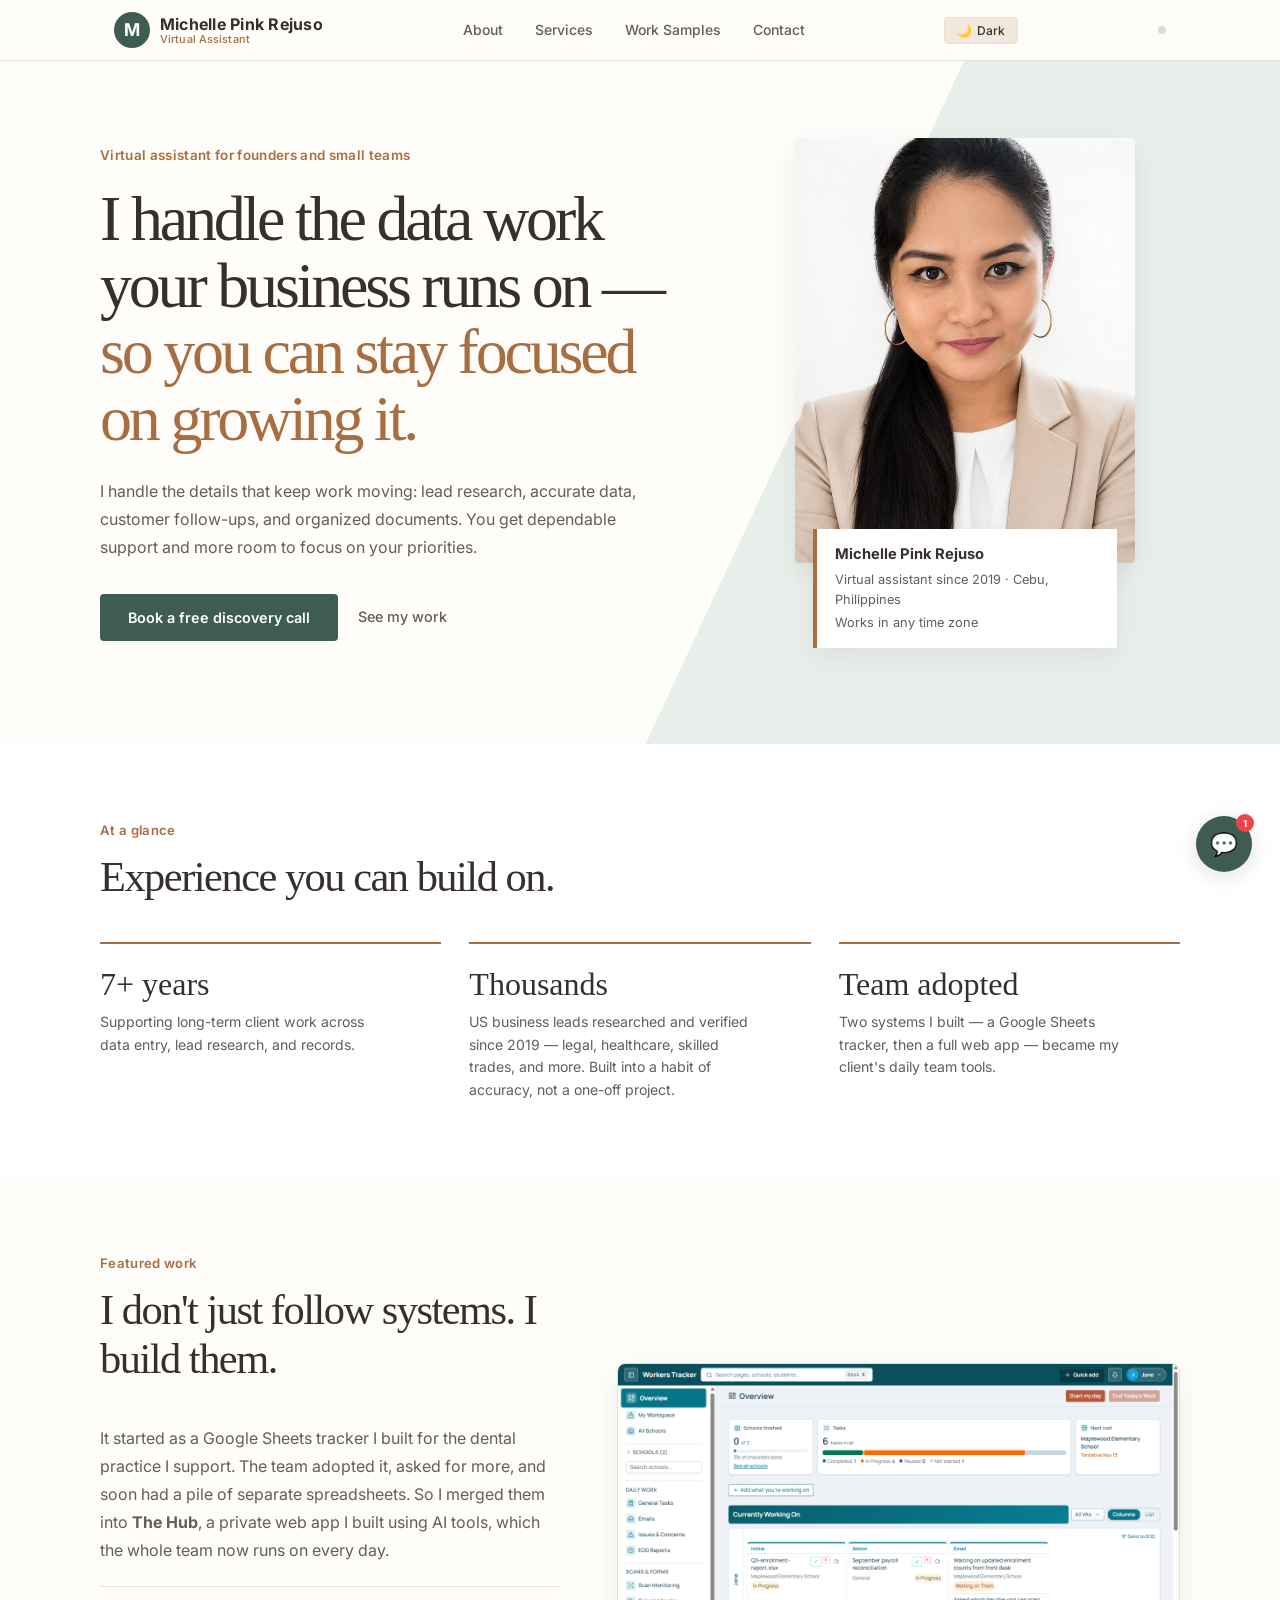
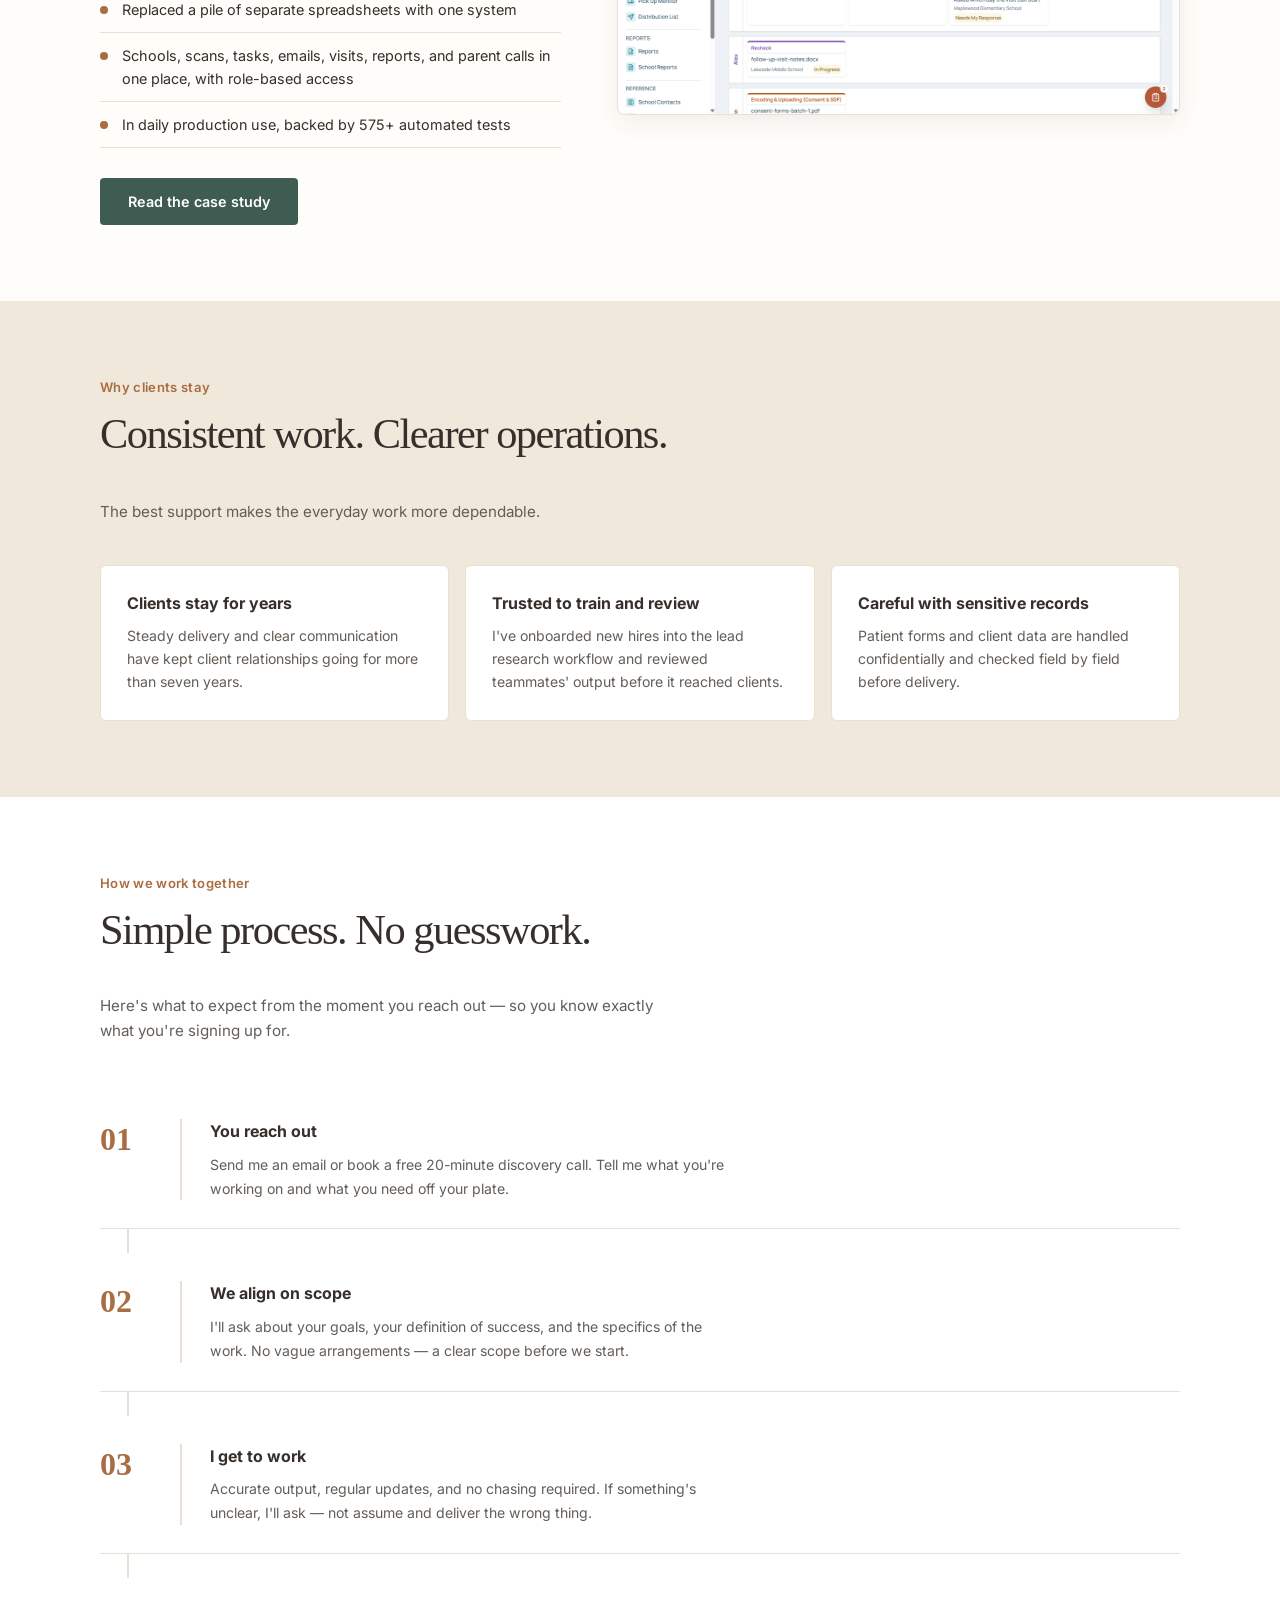
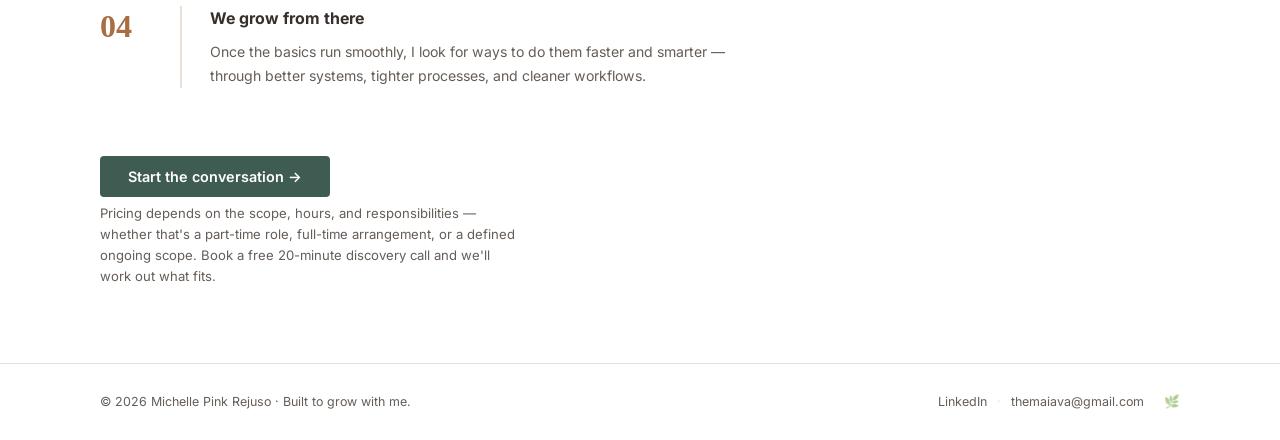
<file: index.html>
﻿<!DOCTYPE html>
<html lang="en">
<head>
  <meta charset="UTF-8" />
  <meta name="viewport" content="width=device-width, initial-scale=1.0" />
  <title>Michelle Pink Rejuso — Virtual Assistant</title>
  <meta name="description" content="Virtual Assistant with 7+ years of experience. Support in data entry, lead research, and records management. Reliable, detail-oriented, and available for US clients. Based in the Philippines." />
  <link rel="stylesheet" href="style.css" />
  <link rel="preconnect" href="https://fonts.googleapis.com" />
  <link href="https://fonts.googleapis.com/css2?family=Inter:wght@300;400;500;600;700&family=Fira+Code:wght@400;500&display=swap" rel="stylesheet" />
  <!-- Google tag (gtag.js) -->
  <script async src="https://www.googletagmanager.com/gtag/js?id=G-F08LJ9TCK3"></script>
  <script>
    window.dataLayer = window.dataLayer || [];
    function gtag(){dataLayer.push(arguments);}
    gtag('js', new Date());
    gtag('config', 'G-F08LJ9TCK3');
  </script>
</head>
<body>

  <nav>
    <div class="nav-inner">
      <a href="index.html" class="logo">
        <span class="logo-mark">M</span>
        <span class="logo-text">
          <span class="logo-name">Michelle Pink Rejuso</span>
          <span class="logo-sub">Virtual Assistant</span>
        </span>
      </a>
      <ul>
        <li><a href="about.html">About</a></li>
        <li><a href="services.html">Services</a></li>
        <li><a href="works.html">Work Samples</a></li>
        <li><a href="contact.html">Contact</a></li>
      </ul>
      <button class="theme-toggle" id="theme-toggle">🌙 Dark</button>
      <button class="nav-hamburger" id="nav-hamburger" aria-label="Toggle menu">☰</button>
      <a href="journey.html" class="journey-secret-link" aria-hidden="true" tabindex="-1" title=""></a>
    </div>
  </nav>

  <section id="hero">
    <div class="section-inner hero-layout">
      <div class="hero-inner">
        <p class="hero-tag">Virtual assistant for founders and small teams</p>
        <h1>I handle the data work your business runs on — <span class="accent">so you can stay focused on growing it.</span></h1>
        <p class="hero-sub">I handle the details that keep work moving: lead research, accurate data, customer follow-ups, and organized documents. You get dependable support and more room to focus on your priorities.</p>
        <div class="hero-cta">
          <a href="https://calendly.com/themaiava" target="_blank" rel="noopener" class="btn-primary">Book a free discovery call</a>
          <a href="works.html" class="btn-ghost">See my work</a>
        </div>
      </div>
      <figure class="hero-photo">
        <img src="assets/images/michelle.jpg" alt="Michelle Pink Rejuso" width="800" height="800" />
        <figcaption>
          <strong>Michelle Pink Rejuso</strong>
          <span>Virtual assistant since 2019 · Cebu, Philippines</span>
          <span>Works in any time zone</span>
        </figcaption>
      </figure>
    </div>
  </section>

  <!-- BY THE NUMBERS -->
  <section id="numbers">
    <div class="section-inner">
      <p class="section-label">At a glance</p>
      <h2>Experience you can build on.</h2>
      <div class="numbers-grid">
        <div class="number-card">
          <span class="number-val">7+ years</span>
          <span class="number-desc">Supporting long-term client work across data entry, lead research, and records.</span>
        </div>
        <div class="number-card">
          <span class="number-val">Thousands</span>
          <span class="number-desc">US business leads researched and verified since 2019 — legal, healthcare, skilled trades, and more. Built into a habit of accuracy, not a one-off project.</span>
        </div>
        <div class="number-card">
          <span class="number-val">Team adopted</span>
          <span class="number-desc">Two systems I built — a Google Sheets tracker, then a full web app — became my client's daily team tools.</span>
        </div>
      </div>
    </div>
  </section>

  <!-- FEATURED WORK -->
  <section id="featured-work">
    <div class="section-inner featured-layout">
      <div class="featured-text">
        <p class="section-label">Featured work</p>
        <h2>I don't just follow systems. I build them.</h2>
        <p>It started as a Google Sheets tracker I built for the dental practice I support. The team adopted it, asked for more, and soon had a pile of separate spreadsheets. So I merged them into <strong>The Hub</strong>, a private web app I built using AI tools, which the whole team now runs on every day.</p>
        <ul class="featured-points">
          <li>Replaced a pile of separate spreadsheets with one system</li>
          <li>Schools, scans, tasks, emails, visits, reports, and parent calls in one place, with role-based access</li>
          <li>In daily production use, backed by 575+ automated tests</li>
        </ul>
        <div class="featured-cta">
          <a href="works.html#the-hub" class="btn-primary">Read the case study</a>
        </div>
      </div>
      <figure class="featured-shot">
        <img src="assets/images/workers-tracker-demo.png" alt="The Hub dashboard showing school progress, task status, and what each team member is working on" width="1280" height="800" loading="lazy" />
      </figure>
    </div>
  </section>

  <!-- WHY CLIENTS STAY -->
  <section id="proof">
    <div class="section-inner">
      <p class="section-label">Why clients stay</p>
      <h2>Consistent work. Clearer operations.</h2>
      <p class="proof-sub">The best support makes the everyday work more dependable.</p>
      <div class="proof-grid">

        <div class="proof-card">
          <h3>Clients stay for years</h3>
          <p>Steady delivery and clear communication have kept client relationships going for more than seven years.</p>
        </div>

        <div class="proof-card">
          <h3>Trusted to train and review</h3>
          <p>I've onboarded new hires into the lead research workflow and reviewed teammates' output before it reached clients.</p>
        </div>

        <div class="proof-card">
          <h3>Careful with sensitive records</h3>
          <p>Patient forms and client data are handled confidentially and checked field by field before delivery.</p>
        </div>

      </div>
    </div>
  </section>

  <!-- HOW WE WORK TOGETHER -->
  <section id="process">
    <div class="section-inner">
      <p class="section-label">How we work together</p>
      <h2>Simple process. No guesswork.</h2>
      <p class="process-sub">Here's what to expect from the moment you reach out — so you know exactly what you're signing up for.</p>
      <div class="process-steps">

        <div class="process-step">
          <div class="step-num">01</div>
          <div class="step-body">
            <h3>You reach out</h3>
            <p>Send me an email or book a free 20-minute discovery call. Tell me what you're working on and what you need off your plate.</p>
          </div>
        </div>

        <div class="process-connector" aria-hidden="true"></div>

        <div class="process-step">
          <div class="step-num">02</div>
          <div class="step-body">
            <h3>We align on scope</h3>
            <p>I'll ask about your goals, your definition of success, and the specifics of the work. No vague arrangements — a clear scope before we start.</p>
          </div>
        </div>

        <div class="process-connector" aria-hidden="true"></div>

        <div class="process-step">
          <div class="step-num">03</div>
          <div class="step-body">
            <h3>I get to work</h3>
            <p>Accurate output, regular updates, and no chasing required. If something's unclear, I'll ask — not assume and deliver the wrong thing.</p>
          </div>
        </div>

        <div class="process-connector" aria-hidden="true"></div>

        <div class="process-step">
          <div class="step-num">04</div>
          <div class="step-body">
            <h3>We grow from there</h3>
            <p>Once the basics run smoothly, I look for ways to do them faster and smarter — through better systems, tighter processes, and cleaner workflows.</p>
          </div>
        </div>

      </div>
      <div class="process-cta">
        <a href="contact.html" class="btn-primary">Start the conversation →</a>
        <p class="rates-note">Pricing depends on the scope, hours, and responsibilities — whether that's a part-time role, full-time arrangement, or a defined ongoing scope. Book a free 20-minute discovery call and we'll work out what fits.</p>
      </div>
    </div>
  </section>

  <footer>
    <p>© 2026 Michelle Pink Rejuso · Built to grow with me.</p>
    <p class="footer-links">
      <a href="https://www.linkedin.com/in/michelle-pink-achumbre-rejuso-9a9830146" target="_blank" rel="noopener" class="footer-link">LinkedIn</a>
      <span class="footer-sep">·</span>
      <a href="mailto:themaiava@gmail.com" class="footer-link">themaiava@gmail.com</a>
      <a href="journey.html" class="footer-sprout" title="My AI journey">&#127807;</a>
    </p>
  </footer>

  <script src="js/theme.js"></script>
  <script src="js/nav.js"></script>
  <script src="js/chatbot.js"></script>
</body>
</html>
</file>
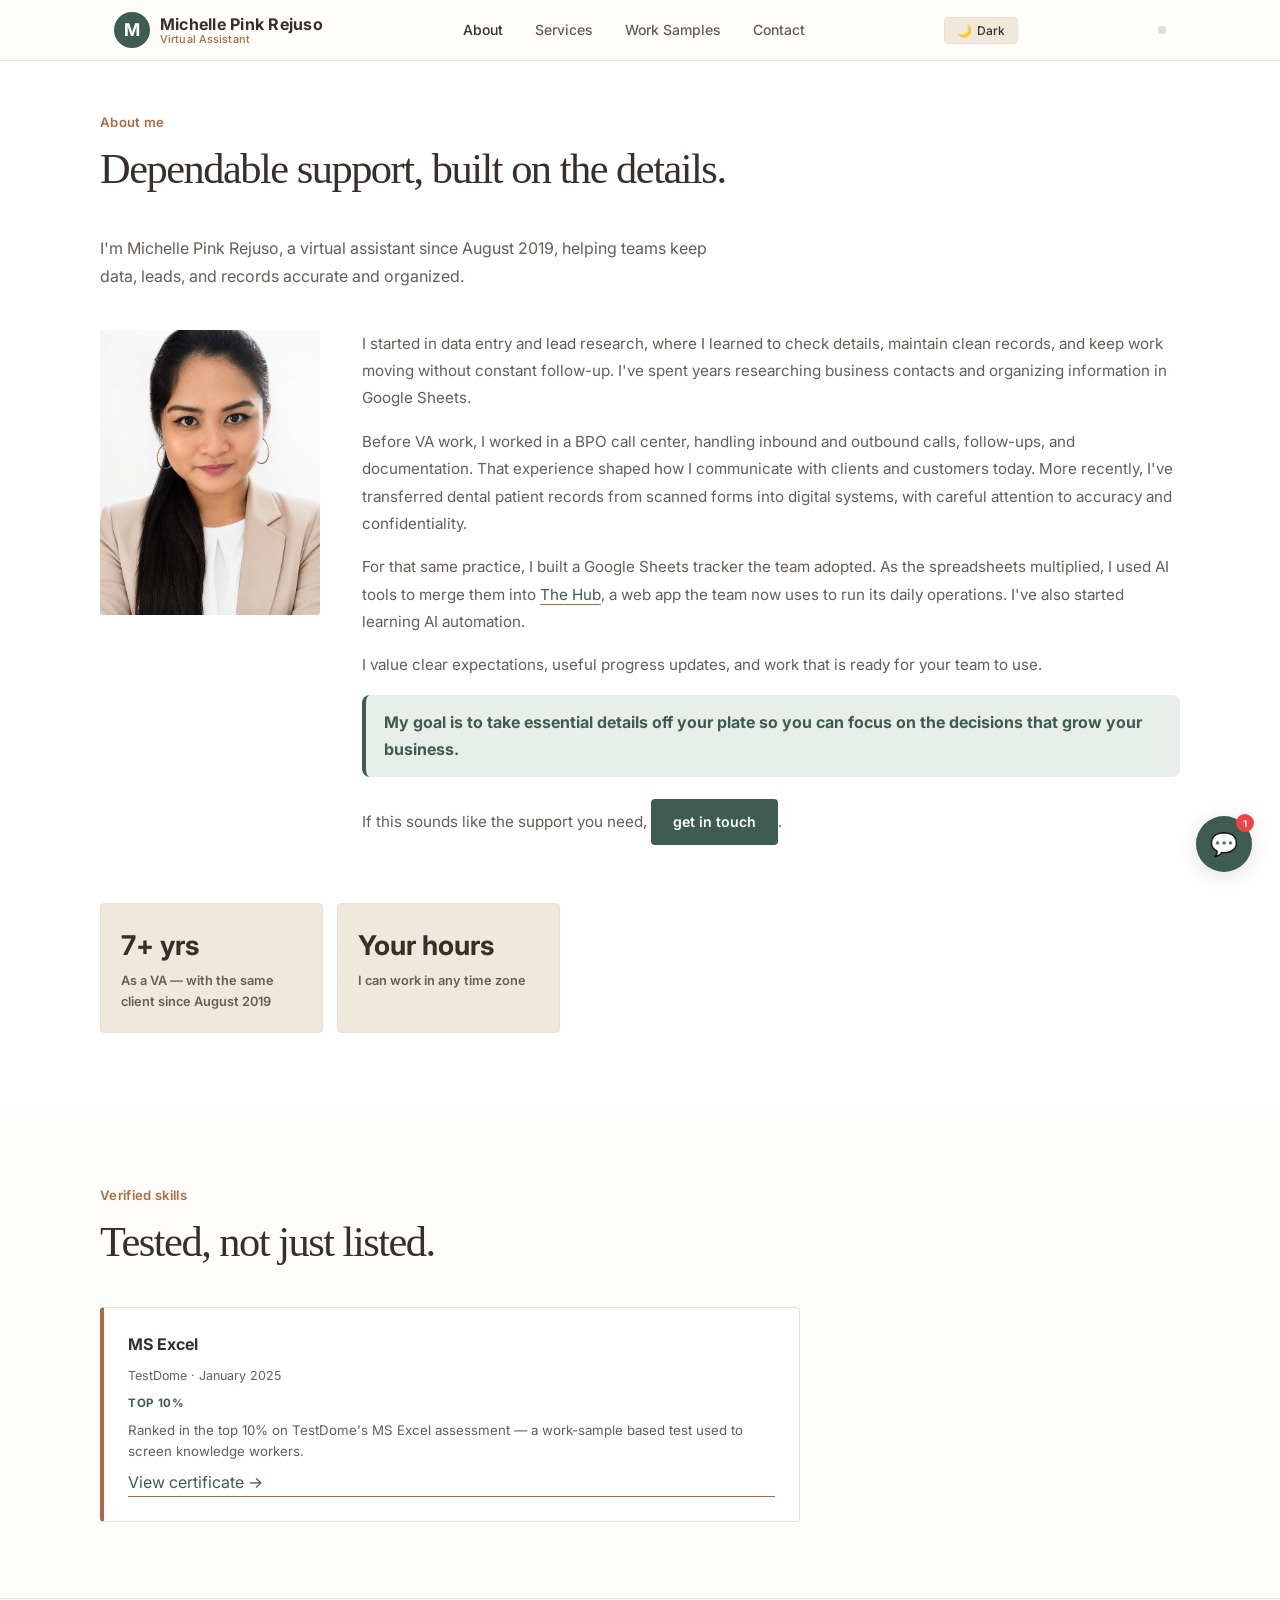
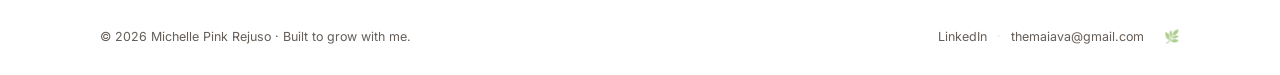
<file: about.html>
﻿<!DOCTYPE html>
<html lang="en">
<head>
  <meta charset="UTF-8" />
  <meta name="viewport" content="width=device-width, initial-scale=1.0" />
  <title>About — Michelle Pink Rejuso</title>
  <meta name="description" content="7+ years as a Virtual Assistant specializing in data entry, lead research, and dental records migration. Top 10% MS Excel (TestDome). Based in Cebu, Philippines." />
  <link rel="stylesheet" href="style.css" />
  <link rel="preconnect" href="https://fonts.googleapis.com" />
  <link href="https://fonts.googleapis.com/css2?family=Inter:wght@300;400;500;600;700&family=Fira+Code:wght@400;500&display=swap" rel="stylesheet" />
  <!-- Google tag (gtag.js) -->
  <script async src="https://www.googletagmanager.com/gtag/js?id=G-F08LJ9TCK3"></script>
  <script>
    window.dataLayer = window.dataLayer || [];
    function gtag(){dataLayer.push(arguments);}
    gtag('js', new Date());
    gtag('config', 'G-F08LJ9TCK3');
  </script>
</head>
<body>

  <nav>
    <div class="nav-inner">
      <a href="index.html" class="logo">
        <span class="logo-mark">M</span>
        <span class="logo-text">
          <span class="logo-name">Michelle Pink Rejuso</span>
          <span class="logo-sub">Virtual Assistant</span>
        </span>
      </a>
      <ul>
        <li><a href="about.html" class="nav-active">About</a></li>
        <li><a href="services.html">Services</a></li>
        <li><a href="works.html">Work Samples</a></li>
        <li><a href="contact.html">Contact</a></li>
      </ul>
      <button class="theme-toggle" id="theme-toggle">🌙 Dark</button>
      <button class="nav-hamburger" id="nav-hamburger" aria-label="Toggle menu">☰</button>
      <a href="journey.html" class="journey-secret-link" aria-hidden="true" tabindex="-1" title=""></a>
    </div>
  </nav>

  <section id="about">
    <div class="section-inner">
      <p class="section-label">About me</p>
      <h2>Dependable support, built on the details.</h2>
      <p class="about-intro">I'm Michelle Pink Rejuso, a virtual assistant since August 2019, helping teams keep data, leads, and records accurate and organized.</p>
      <div class="about-grid">
        <div class="about-left">
          <div class="photo-wrap">
            <img src="assets/images/michelle.jpg" alt="Michelle Pink Rejuso" width="800" height="800" />
          </div>
        </div>
        <div class="about-text">
          <p>
            I started in data entry and lead research, where I learned to check details,
            maintain clean records, and keep work moving without constant follow-up.
            I've spent years researching business contacts and organizing information in Google Sheets.
          </p>
          <p>
            Before VA work, I worked in a BPO call center, handling inbound and outbound calls, follow-ups, and documentation. That experience shaped how I communicate with clients and customers today. More recently, I've transferred dental patient records from scanned forms into digital systems, with careful attention to accuracy and confidentiality.
          </p>
          <p>
            For that same practice, I built a Google Sheets tracker the team adopted. As the spreadsheets multiplied, I used AI tools to merge them into <a href="works.html#the-hub" class="inline-link">The Hub</a>, a web app the team now uses to run its daily operations. I've also started learning AI automation.
          </p>
          <p>
            I value clear expectations, useful progress updates, and work that is ready for your team to use.
          </p>
          <p class="about-goal-line">
            <strong>My goal is to take essential details off your plate so you can focus on the decisions that grow your business.</strong>
          </p>
          <p>
            If this sounds like the support you need, <a href="contact.html" class="btn-primary about-cta-inline">get in touch</a>.
          </p>
        </div>
        <div class="stats-grid">
          <div class="stat-card">
            <span class="stat-num">7+ yrs</span>
            <span class="stat-label">As a VA — with the same client since August 2019</span>
          </div>
          <div class="stat-card">
            <span class="stat-num">Your hours</span>
            <span class="stat-label">I can work in any time zone</span>
          </div>
        </div>
      </div>
    </div>
  </section>

  <!-- VERIFIED SKILLS -->
  <section id="credentials">
    <div class="section-inner">
      <p class="section-label">Verified skills</p>
      <h2>Tested, not just listed.</h2>
      <div class="cred-grid">
        <div class="cred-card">
          <div class="cred-body">
            <span class="cred-title">MS Excel</span>
            <span class="cred-issuer">TestDome · January 2025</span>
            <span class="cred-badge">Top 10%</span>
            <p class="cred-desc">Ranked in the top 10% on TestDome's MS Excel assessment — a work-sample based test used to screen knowledge workers.</p>
            <a href="https://testdome.com/certificates/a68a0bae20a94ec18c108f83a8aa0c41" target="_blank" rel="noopener" class="inline-link">View certificate →</a>
          </div>
        </div>
      </div>
    </div>
  </section>
  <footer>
    <p>© 2026 Michelle Pink Rejuso · Built to grow with me.</p>
    <p class="footer-links">
      <a href="https://www.linkedin.com/in/michelle-pink-achumbre-rejuso-9a9830146" target="_blank" rel="noopener" class="footer-link">LinkedIn</a>
      <span class="footer-sep">·</span>
      <a href="mailto:themaiava@gmail.com" class="footer-link">themaiava@gmail.com</a>
      <a href="journey.html" class="footer-sprout" title="My AI journey">&#127807;</a>
    </p>
  </footer>

  <script src="js/theme.js"></script>
  <script src="js/nav.js"></script>
  <script src="js/chatbot.js"></script>
</body>
</html>
</file>
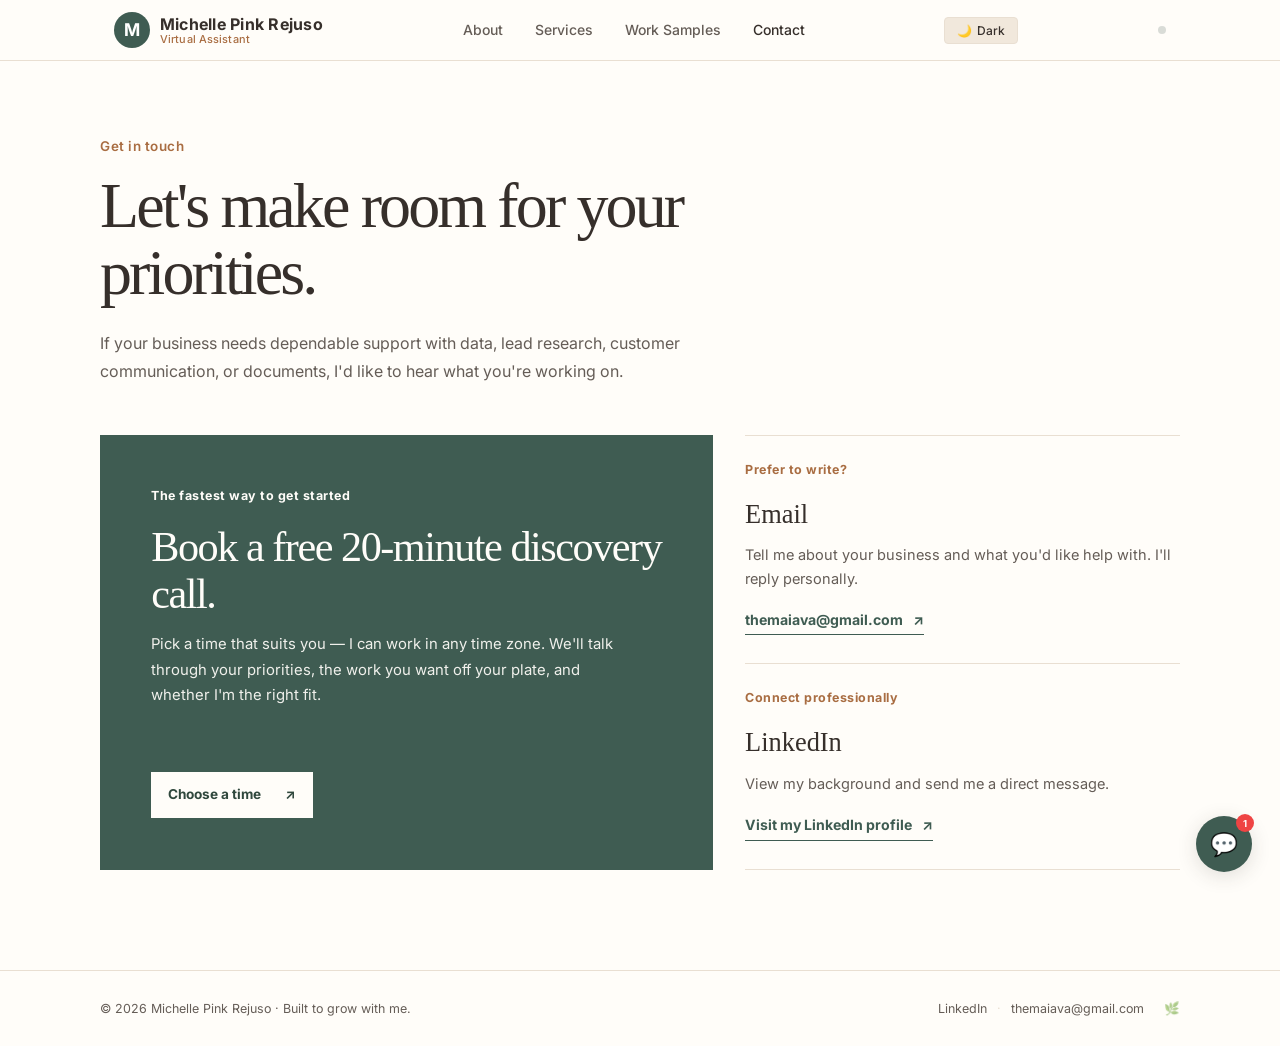
<file: contact.html>
<!DOCTYPE html>
<html lang="en">
<head>
  <meta charset="UTF-8" />
  <meta name="viewport" content="width=device-width, initial-scale=1.0" />
  <title>Contact — Michelle Pink Rejuso</title>
  <meta name="description" content="Book a free discovery call with Michelle Pink Rejuso, or reach her by email or LinkedIn, to discuss virtual assistant support for your business." />
  <link rel="stylesheet" href="style.css" />
  <link rel="preconnect" href="https://fonts.googleapis.com" />
  <link href="https://fonts.googleapis.com/css2?family=Inter:wght@300;400;500;600;700&family=Fira+Code:wght@400;500&display=swap" rel="stylesheet" />
  <!-- Google tag (gtag.js) -->
  <script async src="https://www.googletagmanager.com/gtag/js?id=G-F08LJ9TCK3"></script>
  <script>
    window.dataLayer = window.dataLayer || [];
    function gtag(){dataLayer.push(arguments);}
    gtag('js', new Date());
    gtag('config', 'G-F08LJ9TCK3');
  </script>
</head>
<body class="contact-direct-page">

  <nav>
    <div class="nav-inner">
      <a href="index.html" class="logo">
        <span class="logo-mark">M</span>
        <span class="logo-text">
          <span class="logo-name">Michelle Pink Rejuso</span>
          <span class="logo-sub">Virtual Assistant</span>
        </span>
      </a>
      <ul>
        <li><a href="about.html">About</a></li>
        <li><a href="services.html">Services</a></li>
        <li><a href="works.html">Work Samples</a></li>
        <li><a href="contact.html" class="nav-active">Contact</a></li>
      </ul>
      <button class="theme-toggle" id="theme-toggle">🌙 Dark</button>
      <button class="nav-hamburger" id="nav-hamburger" aria-label="Toggle menu">☰</button>
      <a href="journey.html" class="journey-secret-link" aria-hidden="true" tabindex="-1" title=""></a>
    </div>
  </nav>

  <section id="contact" class="direct-contact-section">
    <div class="section-inner">
      <div class="direct-contact-intro">
        <p class="section-label">Get in touch</p>
        <h1>Let's make room for your priorities.</h1>
        <p>If your business needs dependable support with data, lead research, customer communication, or documents, I'd like to hear what you're working on.</p>
      </div>

      <div class="direct-contact-grid">
        <div class="direct-contact-primary">
          <p class="direct-contact-kicker">The fastest way to get started</p>
          <h2>Book a free 20-minute discovery call.</h2>
          <p>Pick a time that suits you — I can work in any time zone. We'll talk through your priorities, the work you want off your plate, and whether I'm the right fit.</p>
          <a class="direct-primary-button" href="https://calendly.com/themaiava" target="_blank" rel="noopener noreferrer">Choose a time <span aria-hidden="true">↗</span></a>
        </div>

        <div class="direct-contact-options">
          <div class="direct-contact-option">
            <p class="direct-contact-kicker">Prefer to write?</p>
            <h3>Email</h3>
            <p>Tell me about your business and what you'd like help with. I'll reply personally.</p>
            <a href="mailto:themaiava@gmail.com">themaiava@gmail.com <span aria-hidden="true">↗</span></a>
          </div>
          <div class="direct-contact-option">
            <p class="direct-contact-kicker">Connect professionally</p>
            <h3>LinkedIn</h3>
            <p>View my background and send me a direct message.</p>
            <a href="https://www.linkedin.com/in/michelle-pink-achumbre-rejuso-9a9830146" target="_blank" rel="noopener noreferrer">Visit my LinkedIn profile <span aria-hidden="true">↗</span></a>
          </div>
        </div>
      </div>
    </div>
  </section>

  <footer>
    <p>© 2026 Michelle Pink Rejuso · Built to grow with me.</p>
    <p class="footer-links">
      <a href="https://www.linkedin.com/in/michelle-pink-achumbre-rejuso-9a9830146" target="_blank" rel="noopener" class="footer-link">LinkedIn</a>
      <span class="footer-sep">·</span>
      <a href="mailto:themaiava@gmail.com" class="footer-link">themaiava@gmail.com</a>
      <a href="journey.html" class="footer-sprout" title="My AI journey">&#127807;</a>
    </p>
  </footer>

  <script src="js/theme.js"></script>
  <script src="js/nav.js"></script>
  <script src="js/chatbot.js"></script>
</body>
</html>
</file>
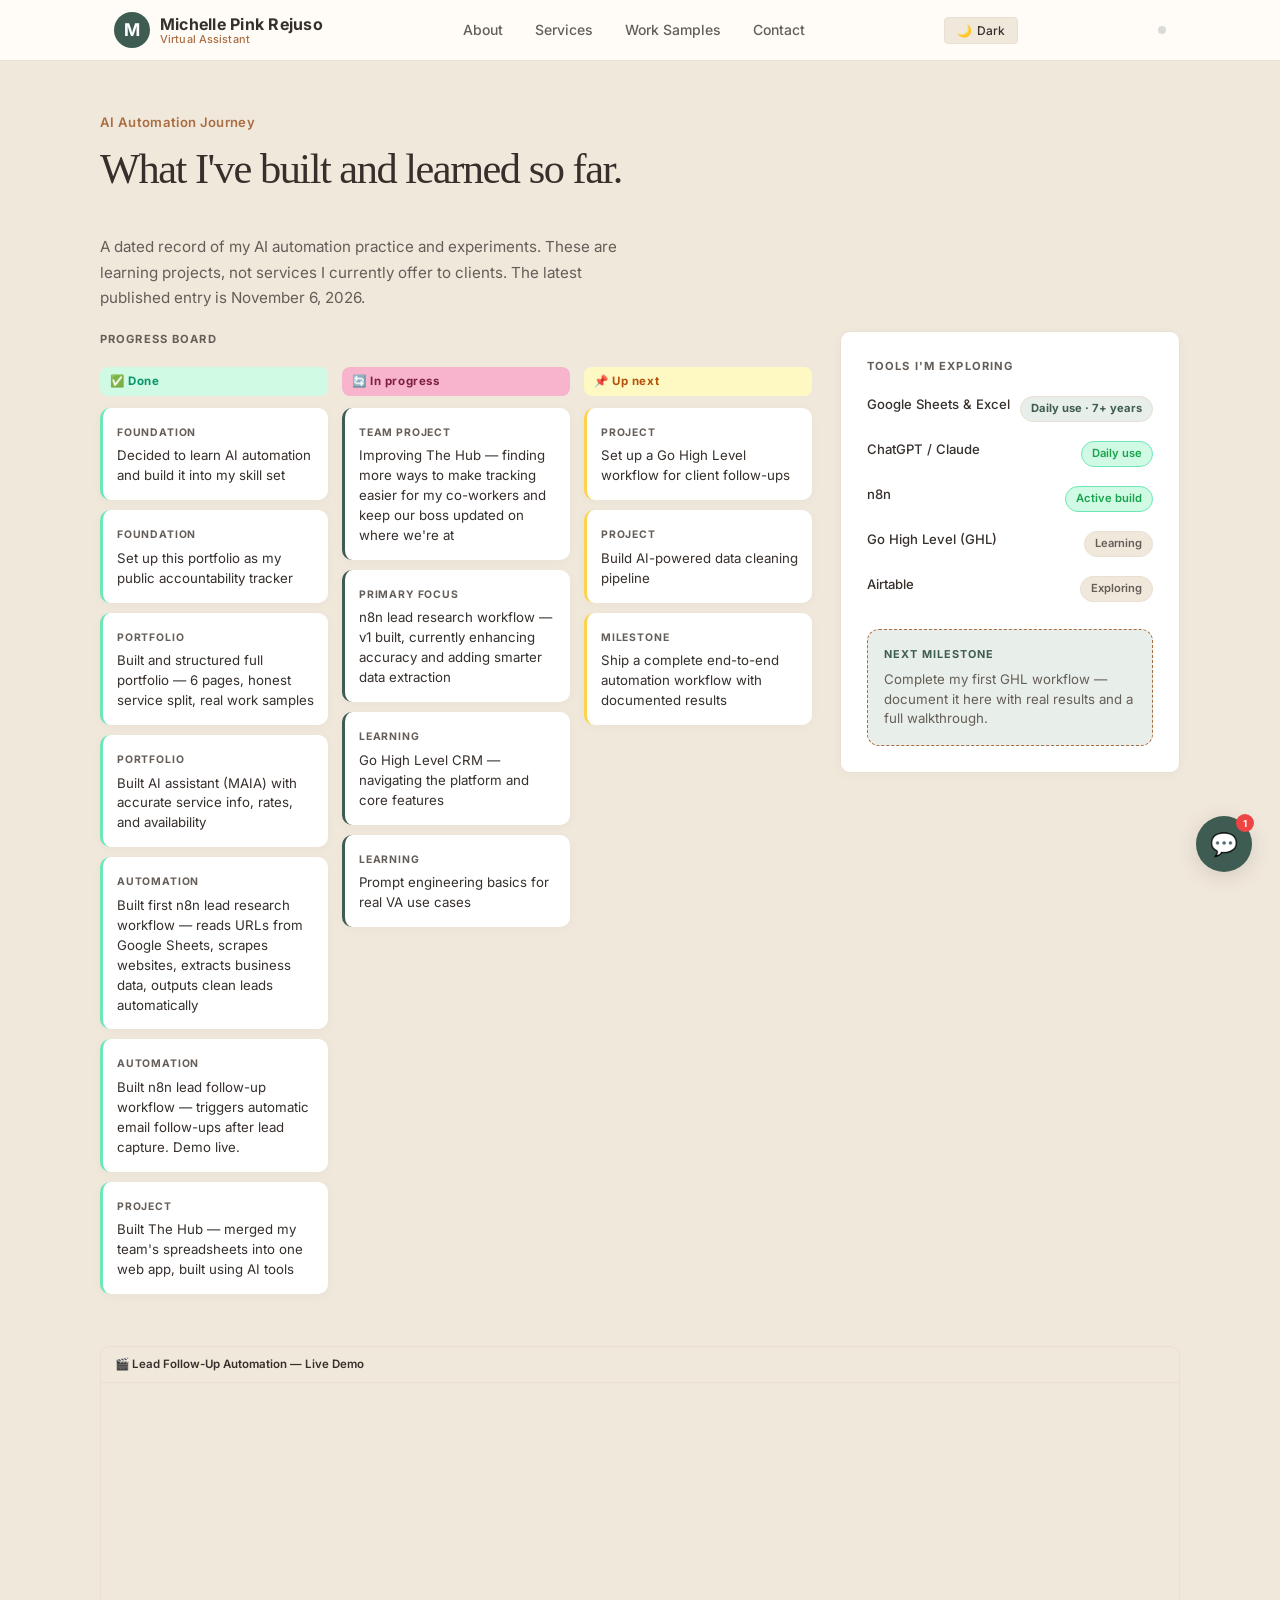
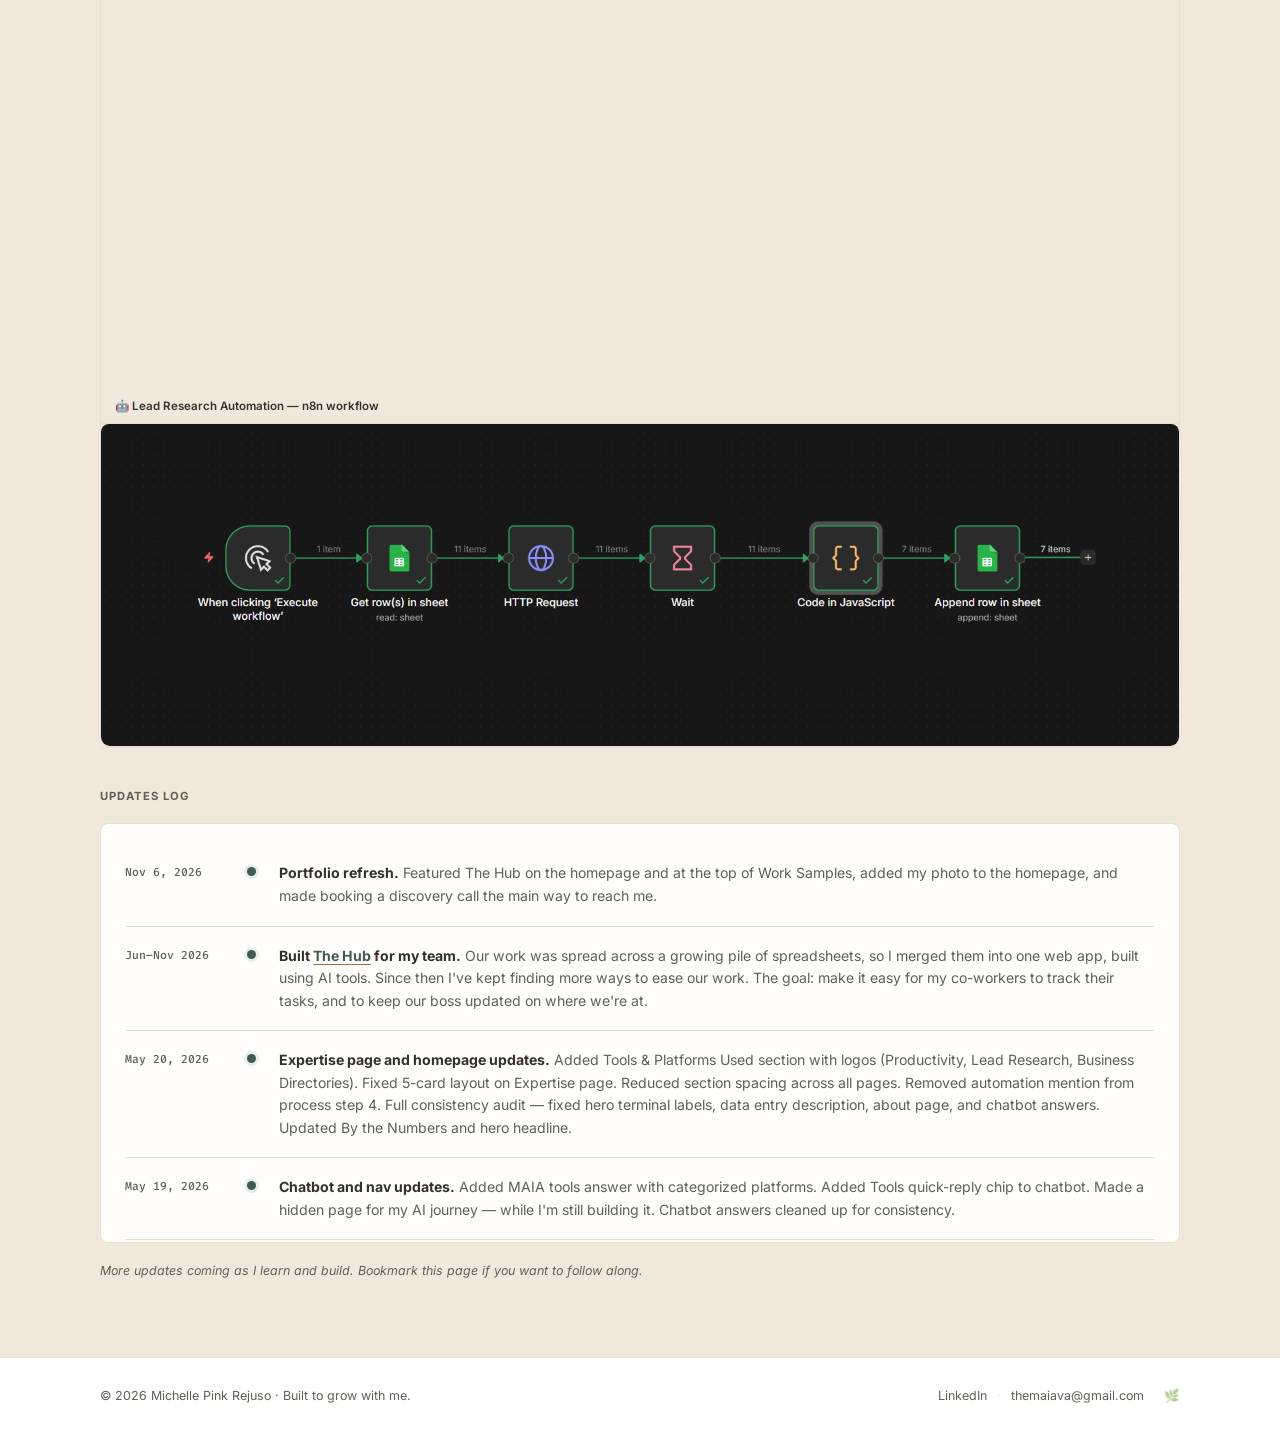
<file: journey.html>
﻿<!DOCTYPE html>
<html lang="en">
<head>
  <meta charset="UTF-8" />
  <meta name="viewport" content="width=device-width, initial-scale=1.0" />
  <title>AI Journey — Michelle Pink Rejuso</title>
  <meta name="description" content="Michelle's public AI automation learning tracker — what's done, what's in progress, and what's next. n8n, Go High Level, and more." />
  <link rel="stylesheet" href="style.css" />
  <link rel="preconnect" href="https://fonts.googleapis.com" />
  <link href="https://fonts.googleapis.com/css2?family=Inter:wght@300;400;500;600;700&family=Fira+Code:wght@400;500&display=swap" rel="stylesheet" />
  <!-- Google tag (gtag.js) -->
  <script async src="https://www.googletagmanager.com/gtag/js?id=G-F08LJ9TCK3"></script>
  <script>
    window.dataLayer = window.dataLayer || [];
    function gtag(){dataLayer.push(arguments);}
    gtag('js', new Date());
    gtag('config', 'G-F08LJ9TCK3');
  </script>
</head>
<body>

  <nav>
    <div class="nav-inner">
      <a href="index.html" class="logo">
        <span class="logo-mark">M</span>
        <span class="logo-text">
          <span class="logo-name">Michelle Pink Rejuso</span>
          <span class="logo-sub">Virtual Assistant</span>
        </span>
      </a>
      <ul>
        <li><a href="about.html">About</a></li>
        <li><a href="services.html">Services</a></li>
        <li><a href="works.html">Work Samples</a></li>
        <li><a href="contact.html">Contact</a></li>
      </ul>
      <button class="theme-toggle" id="theme-toggle">🌙 Dark</button>
      <button class="nav-hamburger" id="nav-hamburger" aria-label="Toggle menu">☰</button>
      <a href="journey.html" class="journey-secret-link" aria-hidden="true" tabindex="-1" title=""></a>
    </div>
  </nav>

  <section id="journey">
    <div class="section-inner">
      <p class="section-label">AI Automation Journey</p>
      <h2>What I've built and learned so far.</h2>
      <p class="journey-intro">
        A dated record of my AI automation practice and experiments. These are learning projects,
        not services I currently offer to clients. The latest published entry is November 6, 2026.
      </p>

      <div class="journey-layout">

        <div class="progress-board">
          <h3>Progress board</h3>
          <div class="kanban">

            <div class="kanban-col">
              <div class="kanban-col-header done-header">✅ Done</div>
              <div class="kanban-cards" id="done-cards">
                <div class="kanban-card done-card">
                  <span class="card-tag">Foundation</span>
                  <p>Decided to learn AI automation and build it into my skill set</p>
                </div>
                <div class="kanban-card done-card">
                  <span class="card-tag">Foundation</span>
                  <p>Set up this portfolio as my public accountability tracker</p>
                </div>
                <div class="kanban-card done-card">
                  <span class="card-tag">Portfolio</span>
                  <p>Built and structured full portfolio — 6 pages, honest service split, real work samples</p>
                </div>
                <div class="kanban-card done-card">
                  <span class="card-tag">Portfolio</span>
                  <p>Built AI assistant (MAIA) with accurate service info, rates, and availability</p>
                </div>
                <div class="kanban-card done-card">
                  <span class="card-tag">Automation</span>
                  <p>Built first n8n lead research workflow — reads URLs from Google Sheets, scrapes websites, extracts business data, outputs clean leads automatically</p>
                </div>
                <div class="kanban-card done-card">
                  <span class="card-tag">Automation</span>
                  <p>Built n8n lead follow-up workflow — triggers automatic email follow-ups after lead capture. Demo live.</p>
                </div>
                <div class="kanban-card done-card">
                  <span class="card-tag">Project</span>
                  <p>Built The Hub — merged my team's spreadsheets into one web app, built using AI tools</p>
                </div>
              </div>
            </div>

            <div class="kanban-col">
              <div class="kanban-col-header progress-header">🔄 In progress</div>
              <div class="kanban-cards" id="progress-cards">
                <div class="kanban-card progress-card">
                  <span class="card-tag">Team project</span>
                  <p>Improving The Hub — finding more ways to make tracking easier for my co-workers and keep our boss updated on where we're at</p>
                </div>
                <div class="kanban-card progress-card">
                  <span class="card-tag">Primary Focus</span>
                  <p>n8n lead research workflow — v1 built, currently enhancing accuracy and adding smarter data extraction</p>
                </div>
                <div class="kanban-card progress-card">
                  <span class="card-tag">Learning</span>
                  <p>Go High Level CRM — navigating the platform and core features</p>
                </div>
                <div class="kanban-card progress-card">
                  <span class="card-tag">Learning</span>
                  <p>Prompt engineering basics for real VA use cases</p>
                </div>
              </div>
            </div>

            <div class="kanban-col">
              <div class="kanban-col-header next-header">📌 Up next</div>
              <div class="kanban-cards" id="next-cards">
                <div class="kanban-card next-card">
                  <span class="card-tag">Project</span>
                  <p>Set up a Go High Level workflow for client follow-ups</p>
                </div>
                <div class="kanban-card next-card">
                  <span class="card-tag">Project</span>
                  <p>Build AI-powered data cleaning pipeline</p>
                </div>
                <div class="kanban-card next-card">
                  <span class="card-tag">Milestone</span>
                  <p>Ship a complete end-to-end automation workflow with documented results</p>
                </div>
              </div>
            </div>

          </div>
        </div>

        <div class="tools-panel">
          <h3>Tools I'm exploring</h3>
          <div class="tool-list">
            <div class="tool-row">
              <span class="tool-name">Google Sheets &amp; Excel</span>
              <span class="tool-pct tool-status-strong">Daily use · 7+ years</span>
            </div>
            <div class="tool-row">
              <span class="tool-name">ChatGPT / Claude</span>
              <span class="tool-pct tool-status-active">Daily use</span>
            </div>
            <div class="tool-row">
              <span class="tool-name">n8n</span>
              <span class="tool-pct tool-status-active">Active build</span>
            </div>
            <div class="tool-row">
              <span class="tool-name">Go High Level (GHL)</span>
              <span class="tool-pct tool-status-learning">Learning</span>
            </div>
            <div class="tool-row">
              <span class="tool-name">Airtable</span>
              <span class="tool-pct tool-status-learning">Exploring</span>
            </div>
          </div>

          <div class="milestone-box">
            <p class="milestone-label">Next milestone</p>
            <p class="milestone-text">Complete my first GHL workflow — document it here with real results and a full walkthrough.</p>
          </div>
        </div>

      </div>

      <div class="sample-wrap" style="margin-top:32px;">
        <p class="sample-label">🎬 Lead Follow-Up Automation — Live Demo</p>
        <div style="position:relative; padding-bottom:56.25%; height:0; overflow:hidden; border-radius:12px;">
          <iframe src="https://www.loom.com/embed/9cae43dbc770449fa9b2e06803bee833"
            frameborder="0"
            allowfullscreen
            style="position:absolute; top:0; left:0; width:100%; height:100%; border-radius:12px;">
          </iframe>
        </div>
        <p class="sample-label" style="margin-top:24px;">🤖 Lead Research Automation — n8n workflow</p>
        <img src="assets/images/lead-research-workflow.png" alt="n8n Lead Research Workflow" style="width:100%; display:block;" />
      </div>

      <div class="log-section">
        <h3>Updates log</h3>
        <div class="log-entries">
          <div class="log-entry">
            <span class="log-date">Nov 6, 2026</span>
            <span class="log-dot"></span>
            <div class="log-content">
              <strong>Portfolio refresh.</strong> Featured The Hub on the homepage and at the top of Work Samples, added my photo to the homepage, and made booking a discovery call the main way to reach me.
            </div>
          </div>
          <div class="log-entry">
            <span class="log-date">Jun–Nov 2026</span>
            <span class="log-dot"></span>
            <div class="log-content">
              <strong>Built <a href="works.html#the-hub" class="inline-link">The Hub</a> for my team.</strong> Our work was spread across a growing pile of spreadsheets, so I merged them into one web app, built using AI tools. Since then I've kept finding more ways to ease our work. The goal: make it easy for my co-workers to track their tasks, and to keep our boss updated on where we're at.
            </div>
          </div>
          <div class="log-entry">
            <span class="log-date">May 20, 2026</span>
            <span class="log-dot"></span>
            <div class="log-content">
              <strong>Expertise page and homepage updates.</strong> Added Tools &amp; Platforms Used section with logos (Productivity, Lead Research, Business Directories). Fixed 5-card layout on Expertise page. Reduced section spacing across all pages. Removed automation mention from process step 4. Full consistency audit — fixed hero terminal labels, data entry description, about page, and chatbot answers. Updated By the Numbers and hero headline.
            </div>
          </div>
          <div class="log-entry">
            <span class="log-date">May 19, 2026</span>
            <span class="log-dot"></span>
            <div class="log-content">
              <strong>Chatbot and nav updates.</strong> Added MAIA tools answer with categorized platforms. Added Tools quick-reply chip to chatbot. Made a hidden page for my AI journey — while I'm still building it. Chatbot answers cleaned up for consistency.
            </div>
          </div>
          <div class="log-entry">
            <span class="log-date">May 14, 2026</span>
            <span class="log-dot"></span>
            <div class="log-content">
              <strong>Portfolio cleanup and restructure.</strong> Renamed Services to Expertise and trimmed it to 5 focused services. Reordered nav so Work Samples sits next to Expertise. Moved the n8n lead follow-up demo to AI Journey — not offering it as a service yet. Tightened messaging and consistency across all pages.
            </div>
          </div>
          <div class="log-entry">
            <span class="log-date">May 7, 2026</span>
            <span class="log-dot"></span>
            <div class="log-content">
              <strong>Updated Work Samples page</strong> — replaced mock lead research table with a real sample spreadsheet screenshot. Ongoing portfolio cleanup and improvements.
            </div>
          </div>
          <div class="log-entry">
            <span class="log-date">May 5–6, 2026</span>
            <span class="log-dot"></span>
            <div class="log-content">
              <strong>Taking time to think and review.</strong> No new builds — focused on direction and planning.
            </div>
          </div>
          <div class="log-entry">
            <span class="log-date">May 4, 2026</span>
            <span class="log-dot"></span>
            <div class="log-content">
              <strong>Portfolio deep-clean and restructure. Planning for the next projects.</strong>
            </div>
          </div>
          <div class="log-entry">
            <span class="log-date">May 3, 2026</span>
            <span class="log-dot"></span>
            <div class="log-content">
              <strong>Built lead follow-up automation in n8n.</strong> Created a workflow that automatically follows up with leads via email after they're captured. Recorded a full walkthrough demo — live on the AI Journey page.
            </div>
          </div>
          <div class="log-entry">
            <span class="log-date">May 2, 2026</span>
            <span class="log-dot"></span>
            <div class="log-content">
              <strong>Portfolio updates and planning.</strong> Cleaned up messaging and positioning across all pages. Planned next steps for services and automation builds.
            </div>
          </div>
          <div class="log-entry">
            <span class="log-date">May 1, 2026</span>
            <span class="log-dot"></span>
            <div class="log-content">
              <strong>Built first n8n automation.</strong> Created a lead research workflow that reads URLs from Google Sheets and scrapes each website to extract business data automatically. v1 complete — currently improving extraction accuracy.
            </div>
          </div>
          <div class="log-entry">
            <span class="log-date">Apr 30, 2026</span>
            <span class="log-dot"></span>
            <div class="log-content">
              <strong>Completed full portfolio build-out.</strong> Spent the day building out all 6 pages. Added 3 case studies to the Works page with sample outputs. Tightened claims across the site.
            </div>
          </div>
          <div class="log-entry">
            <span class="log-date">Apr 29, 2026</span>
            <span class="log-dot"></span>
            <div class="log-content">
              <strong>Started learning AI automation + Go High Level.</strong> Added both to my active learning list. GHL is a powerful CRM used by a lot of agencies — learning it alongside automation so I can offer end-to-end support to clients.
            </div>
          </div>
          <div class="log-entry">
            <span class="log-date">Apr 29, 2026</span>
            <span class="log-dot"></span>
            <div class="log-content">
              <strong>Launched this portfolio.</strong> Public tracker for what I'm building. Watch this space.
            </div>
          </div>
        </div>
        <p class="log-note">More updates coming as I learn and build. Bookmark this page if you want to follow along.</p>
      </div>

    </div>
  </section>

  <footer>
    <p>© 2026 Michelle Pink Rejuso · Built to grow with me.</p>
    <p class="footer-links">
      <a href="https://www.linkedin.com/in/michelle-pink-achumbre-rejuso-9a9830146" target="_blank" rel="noopener" class="footer-link">LinkedIn</a>
      <span class="footer-sep">·</span>
      <a href="mailto:themaiava@gmail.com" class="footer-link">themaiava@gmail.com</a>
      <a href="journey.html" class="footer-sprout" title="My AI journey">&#127807;</a>
    </p>
  </footer>

  <script src="js/theme.js"></script>
  <script src="js/nav.js"></script>
  <script src="js/script.js"></script>
  <script src="js/chatbot.js"></script>
</body>
</html>
</file>
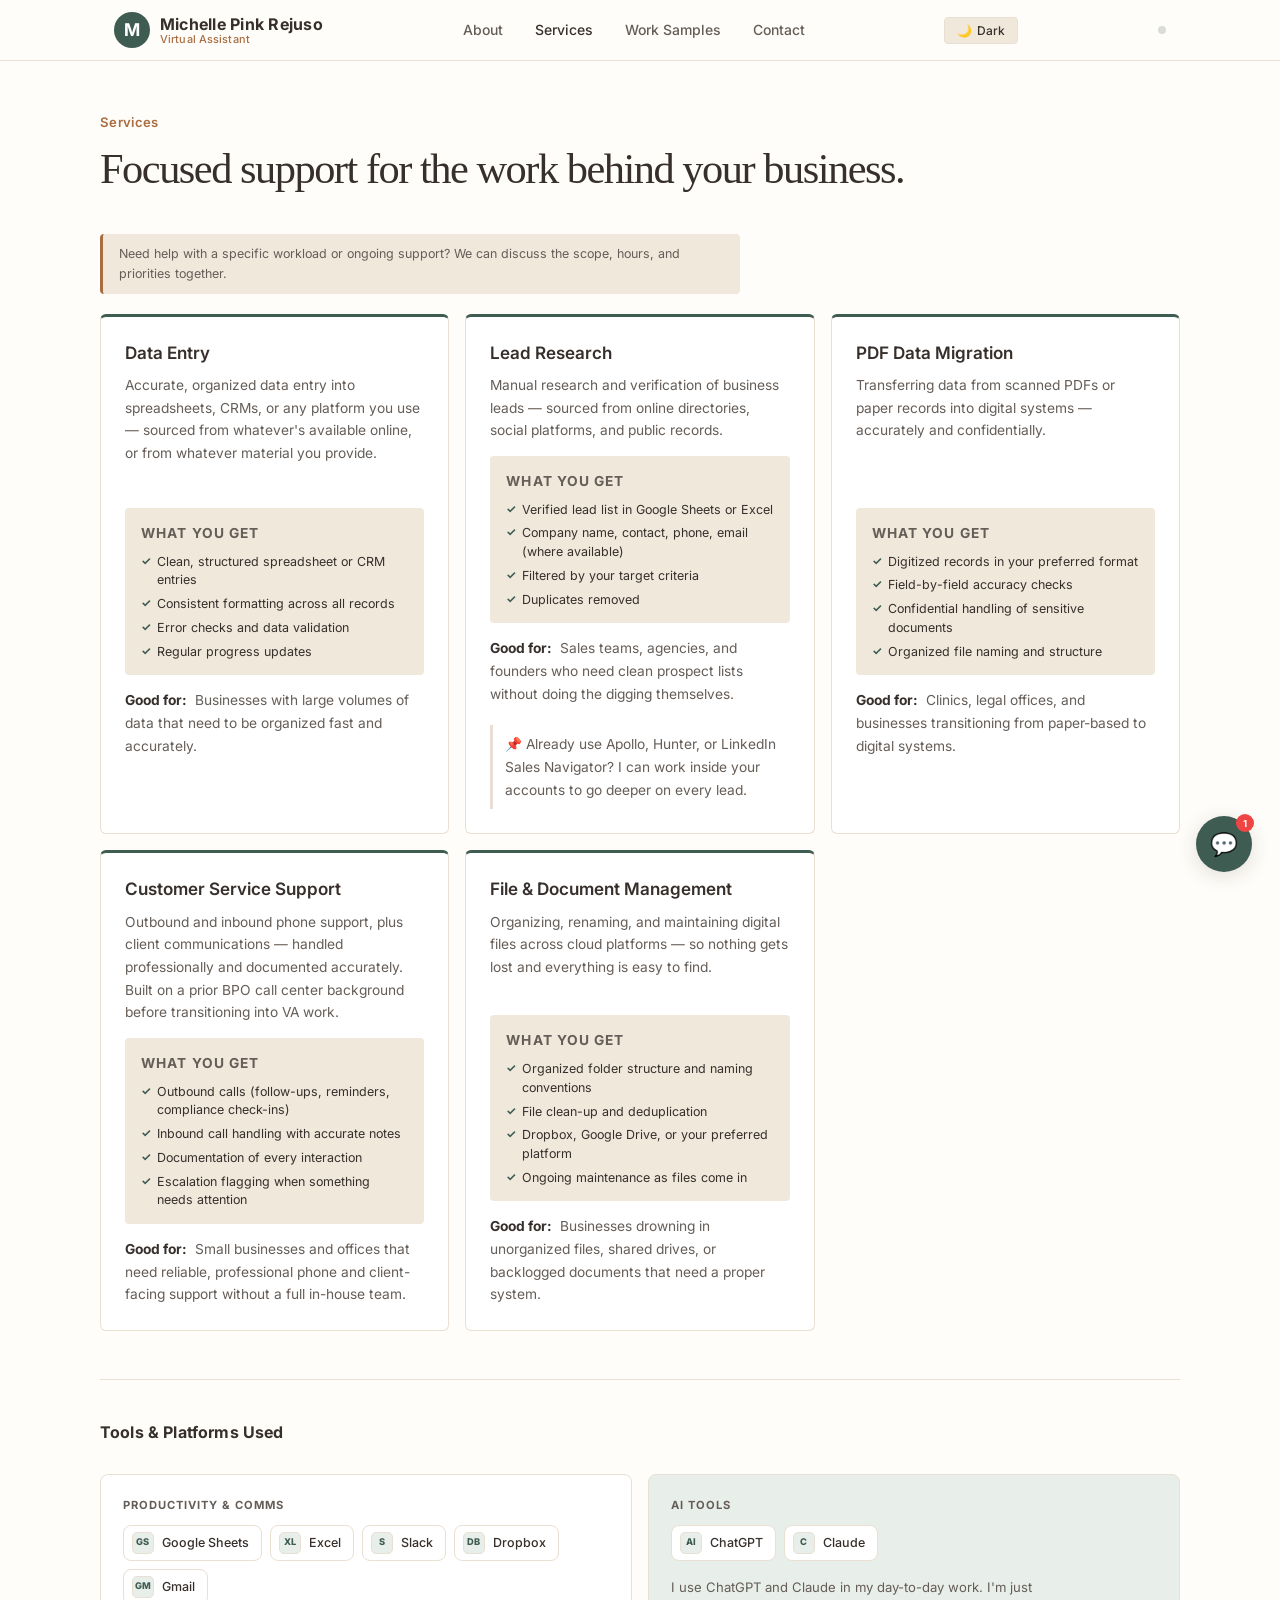
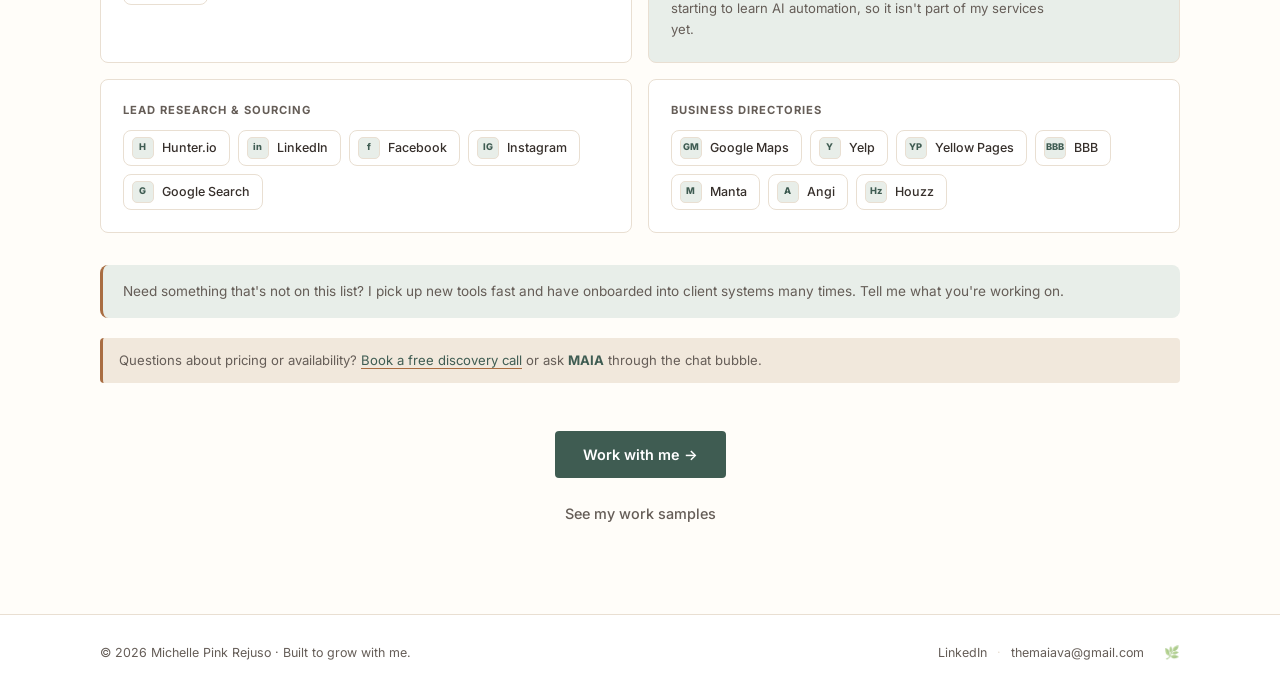
<file: services.html>
﻿<!DOCTYPE html>
<html lang="en">
<head>
  <meta charset="UTF-8" />
  <meta name="viewport" content="width=device-width, initial-scale=1.0" />
  <title>Services — Michelle Pink Rejuso</title>
  <meta name="description" content="Virtual Assistant with 7+ years of experience, offering data entry, lead research, PDF data migration, customer service support, and file &amp; document management. Based in the Philippines, available for US clients." />
  <link rel="stylesheet" href="style.css" />
  <link rel="preconnect" href="https://fonts.googleapis.com" />
  <link href="https://fonts.googleapis.com/css2?family=Inter:wght@300;400;500;600;700&family=Fira+Code:wght@400;500&display=swap" rel="stylesheet" />
  <!-- Google tag (gtag.js) -->
  <script async src="https://www.googletagmanager.com/gtag/js?id=G-F08LJ9TCK3"></script>
  <script>
    window.dataLayer = window.dataLayer || [];
    function gtag(){dataLayer.push(arguments);}
    gtag('js', new Date());
    gtag('config', 'G-F08LJ9TCK3');
  </script>
</head>
<body>

  <nav>
    <div class="nav-inner">
      <a href="index.html" class="logo">
        <span class="logo-mark">M</span>
        <span class="logo-text">
          <span class="logo-name">Michelle Pink Rejuso</span>
          <span class="logo-sub">Virtual Assistant</span>
        </span>
      </a>
      <ul>
        <li><a href="about.html">About</a></li>
        <li><a href="services.html" class="nav-active">Services</a></li>
        <li><a href="works.html">Work Samples</a></li>
        <li><a href="contact.html">Contact</a></li>
      </ul>
      <button class="theme-toggle" id="theme-toggle">🌙 Dark</button>
      <button class="nav-hamburger" id="nav-hamburger" aria-label="Toggle menu">☰</button>
      <a href="journey.html" class="journey-secret-link" aria-hidden="true" tabindex="-1" title=""></a>
    </div>
  </nav>

  <section id="services-section">
    <div class="section-inner">

      <p class="section-label">Services</p>
      <h2>Focused support for the work behind your business.</h2>

      <p class="services-capacity-note">
        Need help with a specific workload or ongoing support? We can discuss the scope, hours, and priorities together.
      </p>

      <div class="services-grid">

        <div class="service-card available">
          <div class="service-card-top">
            <span class="service-icon">📋</span>

          </div>
          <h3>Data Entry</h3>
          <p>Accurate, organized data entry into spreadsheets, CRMs, or any platform you use — sourced from whatever's available online, or from whatever material you provide.</p>
          <div class="service-deliverables">
            <p class="deliverables-label">What you get</p>
            <ul>
              <li>Clean, structured spreadsheet or CRM entries</li>
              <li>Consistent formatting across all records</li>
              <li>Error checks and data validation</li>
              <li>Regular progress updates</li>
            </ul>
          </div>
          <p class="service-good-for"><span class="good-for-label">Good for:</span> Businesses with large volumes of data that need to be organized fast and accurately.</p>
        </div>

        <div class="service-card available">
          <div class="service-card-top">
            <span class="service-icon">🔍</span>

          </div>
          <h3>Lead Research</h3>
          <p>Manual research and verification of business leads — sourced from online directories, social platforms, and public records.</p>
          <div class="service-deliverables">
            <p class="deliverables-label">What you get</p>
            <ul>
              <li>Verified lead list in Google Sheets or Excel</li>
              <li>Company name, contact, phone, email (where available)</li>
              <li>Filtered by your target criteria</li>
              <li>Duplicates removed</li>
            </ul>
          </div>
          <p class="service-good-for"><span class="good-for-label">Good for:</span> Sales teams, agencies, and founders who need clean prospect lists without doing the digging themselves.</p>
          <p class="service-note">📌 Already use Apollo, Hunter, or LinkedIn Sales Navigator? I can work inside your accounts to go deeper on every lead.</p>
        </div>

        <div class="service-card available">
          <div class="service-card-top">
            <span class="service-icon">📄</span>

          </div>
          <h3>PDF Data Migration</h3>
          <p>Transferring data from scanned PDFs or paper records into digital systems — accurately and confidentially.</p>
          <div class="service-deliverables">
            <p class="deliverables-label">What you get</p>
            <ul>
              <li>Digitized records in your preferred format</li>
              <li>Field-by-field accuracy checks</li>
              <li>Confidential handling of sensitive documents</li>
              <li>Organized file naming and structure</li>
            </ul>
          </div>
          <p class="service-good-for"><span class="good-for-label">Good for:</span> Clinics, legal offices, and businesses transitioning from paper-based to digital systems.</p>
        </div>

        <div class="service-card available">
          <div class="service-card-top">
            <span class="service-icon">💬</span>

          </div>
          <h3>Customer Service Support</h3>
          <p>Outbound and inbound phone support, plus client communications — handled professionally and documented accurately. Built on a prior BPO call center background before transitioning into VA work.</p>
          <div class="service-deliverables">
            <p class="deliverables-label">What you get</p>
            <ul>
              <li>Outbound calls (follow-ups, reminders, compliance check-ins)</li>
              <li>Inbound call handling with accurate notes</li>
              <li>Documentation of every interaction</li>
              <li>Escalation flagging when something needs attention</li>
            </ul>
          </div>
          <p class="service-good-for"><span class="good-for-label">Good for:</span> Small businesses and offices that need reliable, professional phone and client-facing support without a full in-house team.</p>
        </div>

        <div class="service-card available">
          <div class="service-card-top">
            <span class="service-icon">🗃️</span>

          </div>
          <h3>File &amp; Document Management</h3>
          <p>Organizing, renaming, and maintaining digital files across cloud platforms — so nothing gets lost and everything is easy to find.</p>
          <div class="service-deliverables">
            <p class="deliverables-label">What you get</p>
            <ul>
              <li>Organized folder structure and naming conventions</li>
              <li>File clean-up and deduplication</li>
              <li>Dropbox, Google Drive, or your preferred platform</li>
              <li>Ongoing maintenance as files come in</li>
            </ul>
          </div>
          <p class="service-good-for"><span class="good-for-label">Good for:</span> Businesses drowning in unorganized files, shared drives, or backlogged documents that need a proper system.</p>
        </div>

      </div>

      <!-- TOOLS & PLATFORMS -->
      <div class="tools-section">
        <h3 class="tools-heading">Tools &amp; Platforms Used</h3>

        <div class="tool-groups">

          <div class="tool-group">
            <p class="tool-group-label">Productivity &amp; Comms</p>
            <div class="tool-icons">
              <div class="tool-icon-item">
                <span class="tool-icon-wrap"><img src="https://cdn.simpleicons.org/googlesheets/34A853" alt="Google Sheets" class="tool-icon-img" onerror="this.closest('.tool-icon-wrap').classList.add('tool-text-badge'); this.closest('.tool-icon-wrap').textContent='GS'; this.remove();" /></span>
                <span>Google Sheets</span>
              </div>
              <div class="tool-icon-item">
                <span class="tool-icon-wrap"><img src="https://cdn.simpleicons.org/microsoftexcel/217346" alt="Excel" class="tool-icon-img" onerror="this.closest('.tool-icon-wrap').classList.add('tool-text-badge'); this.closest('.tool-icon-wrap').textContent='XL'; this.remove();" /></span>
                <span>Excel</span>
              </div>
              <div class="tool-icon-item">
                <span class="tool-icon-wrap"><img src="https://www.google.com/s2/favicons?domain=slack.com&amp;sz=64" alt="" class="tool-icon-img" onerror="this.closest('.tool-icon-wrap').classList.add('tool-text-badge'); this.closest('.tool-icon-wrap').textContent='S'; this.remove();" /></span>
                <span>Slack</span>
              </div>
              <div class="tool-icon-item">
                <span class="tool-icon-wrap"><img src="https://cdn.simpleicons.org/dropbox/0061FF" alt="Dropbox" class="tool-icon-img" onerror="this.closest('.tool-icon-wrap').classList.add('tool-text-badge'); this.closest('.tool-icon-wrap').textContent='DB'; this.remove();" /></span>
                <span>Dropbox</span>
              </div>
              <div class="tool-icon-item">
                <span class="tool-icon-wrap"><img src="https://cdn.simpleicons.org/gmail/EA4335" alt="Gmail" class="tool-icon-img" onerror="this.closest('.tool-icon-wrap').classList.add('tool-text-badge'); this.closest('.tool-icon-wrap').textContent='GM'; this.remove();" /></span>
                <span>Gmail</span>
              </div>
            </div>
          </div>

          <div class="tool-group tool-group-ai">
            <p class="tool-group-label">AI Tools</p>
            <div class="tool-icons">
              <div class="tool-icon-item">
                <span class="tool-icon-wrap"><img src="https://www.google.com/s2/favicons?domain=chatgpt.com&amp;sz=64" alt="" class="tool-icon-img" onerror="this.closest('.tool-icon-wrap').classList.add('tool-text-badge'); this.closest('.tool-icon-wrap').textContent='AI'; this.remove();" /></span>
                <span>ChatGPT</span>
              </div>
              <div class="tool-icon-item">
                <span class="tool-icon-wrap"><img src="https://cdn.simpleicons.org/claude/D97757" alt="" class="tool-icon-img" onerror="this.closest('.tool-icon-wrap').classList.add('tool-text-badge'); this.closest('.tool-icon-wrap').textContent='C'; this.remove();" /></span>
                <span>Claude</span>
              </div>
            </div>
            <p class="tool-group-note">I use ChatGPT and Claude in my day-to-day work. I'm just starting to learn AI automation, so it isn't part of my services yet.</p>
          </div>

          <div class="tool-group">
            <p class="tool-group-label">Lead Research &amp; Sourcing</p>
            <div class="tool-icons">
              <div class="tool-icon-item">
                <span class="tool-icon-wrap"><img src="https://www.google.com/s2/favicons?domain=hunter.io&amp;sz=64" alt="" class="tool-icon-img" onerror="this.closest('.tool-icon-wrap').classList.add('tool-text-badge'); this.closest('.tool-icon-wrap').textContent='H'; this.remove();" /></span>
                <span>Hunter.io</span>
              </div>
              <div class="tool-icon-item">
                <span class="tool-icon-wrap"><img src="https://www.google.com/s2/favicons?domain=linkedin.com&amp;sz=64" alt="" class="tool-icon-img" onerror="this.closest('.tool-icon-wrap').classList.add('tool-text-badge'); this.closest('.tool-icon-wrap').textContent='in'; this.remove();" /></span>
                <span>LinkedIn</span>
              </div>
              <div class="tool-icon-item">
                <span class="tool-icon-wrap"><img src="https://cdn.simpleicons.org/facebook/1877F2" alt="Facebook" class="tool-icon-img" onerror="this.closest('.tool-icon-wrap').classList.add('tool-text-badge'); this.closest('.tool-icon-wrap').textContent='f'; this.remove();" /></span>
                <span>Facebook</span>
              </div>
              <div class="tool-icon-item">
                <span class="tool-icon-wrap"><img src="https://cdn.simpleicons.org/instagram/E4405F" alt="Instagram" class="tool-icon-img" onerror="this.closest('.tool-icon-wrap').classList.add('tool-text-badge'); this.closest('.tool-icon-wrap').textContent='IG'; this.remove();" /></span>
                <span>Instagram</span>
              </div>
              <div class="tool-icon-item">
                <span class="tool-icon-wrap"><img src="https://cdn.simpleicons.org/google/4285F4" alt="Google Search" class="tool-icon-img" onerror="this.closest('.tool-icon-wrap').classList.add('tool-text-badge'); this.closest('.tool-icon-wrap').textContent='G'; this.remove();" /></span>
                <span>Google Search</span>
              </div>
            </div>
          </div>

          <div class="tool-group">
            <p class="tool-group-label">Business Directories</p>
            <div class="tool-icons">
              <div class="tool-icon-item">
                <span class="tool-icon-wrap"><img src="https://cdn.simpleicons.org/googlemaps/4285F4" alt="Google Maps" class="tool-icon-img" onerror="this.closest('.tool-icon-wrap').classList.add('tool-text-badge'); this.closest('.tool-icon-wrap').textContent='GM'; this.remove();" /></span>
                <span>Google Maps</span>
              </div>
              <div class="tool-icon-item">
                <span class="tool-icon-wrap"><img src="https://cdn.simpleicons.org/yelp/FF1A1A" alt="Yelp" class="tool-icon-img" onerror="this.closest('.tool-icon-wrap').classList.add('tool-text-badge'); this.closest('.tool-icon-wrap').textContent='Y'; this.remove();" /></span>
                <span>Yelp</span>
              </div>
              <div class="tool-icon-item">
                <span class="tool-icon-wrap"><img src="https://www.google.com/s2/favicons?domain=yellowpages.com&amp;sz=64" alt="" class="tool-icon-img" onerror="this.closest('.tool-icon-wrap').classList.add('tool-text-badge'); this.closest('.tool-icon-wrap').textContent='YP'; this.remove();" /></span>
                <span>Yellow Pages</span>
              </div>
              <div class="tool-icon-item">
                <span class="tool-icon-wrap"><img src="https://www.google.com/s2/favicons?domain=bbb.org&amp;sz=64" alt="" class="tool-icon-img" onerror="this.closest('.tool-icon-wrap').classList.add('tool-text-badge'); this.closest('.tool-icon-wrap').textContent='BBB'; this.remove();" /></span>
                <span>BBB</span>
              </div>
              <div class="tool-icon-item">
                <span class="tool-icon-wrap"><img src="https://www.google.com/s2/favicons?domain=manta.com&amp;sz=64" alt="" class="tool-icon-img" onerror="this.closest('.tool-icon-wrap').classList.add('tool-text-badge'); this.closest('.tool-icon-wrap').textContent='M'; this.remove();" /></span>
                <span>Manta</span>
              </div>
              <div class="tool-icon-item">
                <span class="tool-icon-wrap"><img src="https://www.google.com/s2/favicons?domain=angi.com&amp;sz=64" alt="" class="tool-icon-img" onerror="this.closest('.tool-icon-wrap').classList.add('tool-text-badge'); this.closest('.tool-icon-wrap').textContent='A'; this.remove();" /></span>
                <span>Angi</span>
              </div>
              <div class="tool-icon-item">
                <span class="tool-icon-wrap"><img src="https://cdn.simpleicons.org/houzz/7AC142" alt="Houzz" class="tool-icon-img" onerror="this.closest('.tool-icon-wrap').classList.add('tool-text-badge'); this.closest('.tool-icon-wrap').textContent='Hz'; this.remove();" /></span>
                <span>Houzz</span>
              </div>
            </div>
          </div>

        </div>
      </div>

      <p class="building-note">Need something that's not on this list? I pick up new tools fast and have onboarded into client systems many times. Tell me what you're working on.</p>

      <p class="services-rate-line">
        Questions about pricing or availability? <a href="https://calendly.com/themaiava" target="_blank" rel="noopener" class="inline-link">Book a free discovery call</a> or ask <strong>MAIA</strong> through the chat bubble.
      </p>

      <!-- CTA -->
      <div class="services-cta">
        <a href="contact.html" class="btn-primary">Work with me →</a>
        <a href="works.html" class="btn-ghost">See my work samples</a>
      </div>

    </div>
  </section>

  <footer>
    <p>© 2026 Michelle Pink Rejuso · Built to grow with me.</p>
    <p class="footer-links">
      <a href="https://www.linkedin.com/in/michelle-pink-achumbre-rejuso-9a9830146" target="_blank" rel="noopener" class="footer-link">LinkedIn</a>
      <span class="footer-sep">·</span>
      <a href="mailto:themaiava@gmail.com" class="footer-link">themaiava@gmail.com</a>
      <a href="journey.html" class="footer-sprout" title="My AI journey">&#127807;</a>
    </p>
  </footer>

  <script src="js/theme.js"></script>
  <script src="js/nav.js"></script>
  <script src="js/chatbot.js"></script>
</body>
</html>
</file>
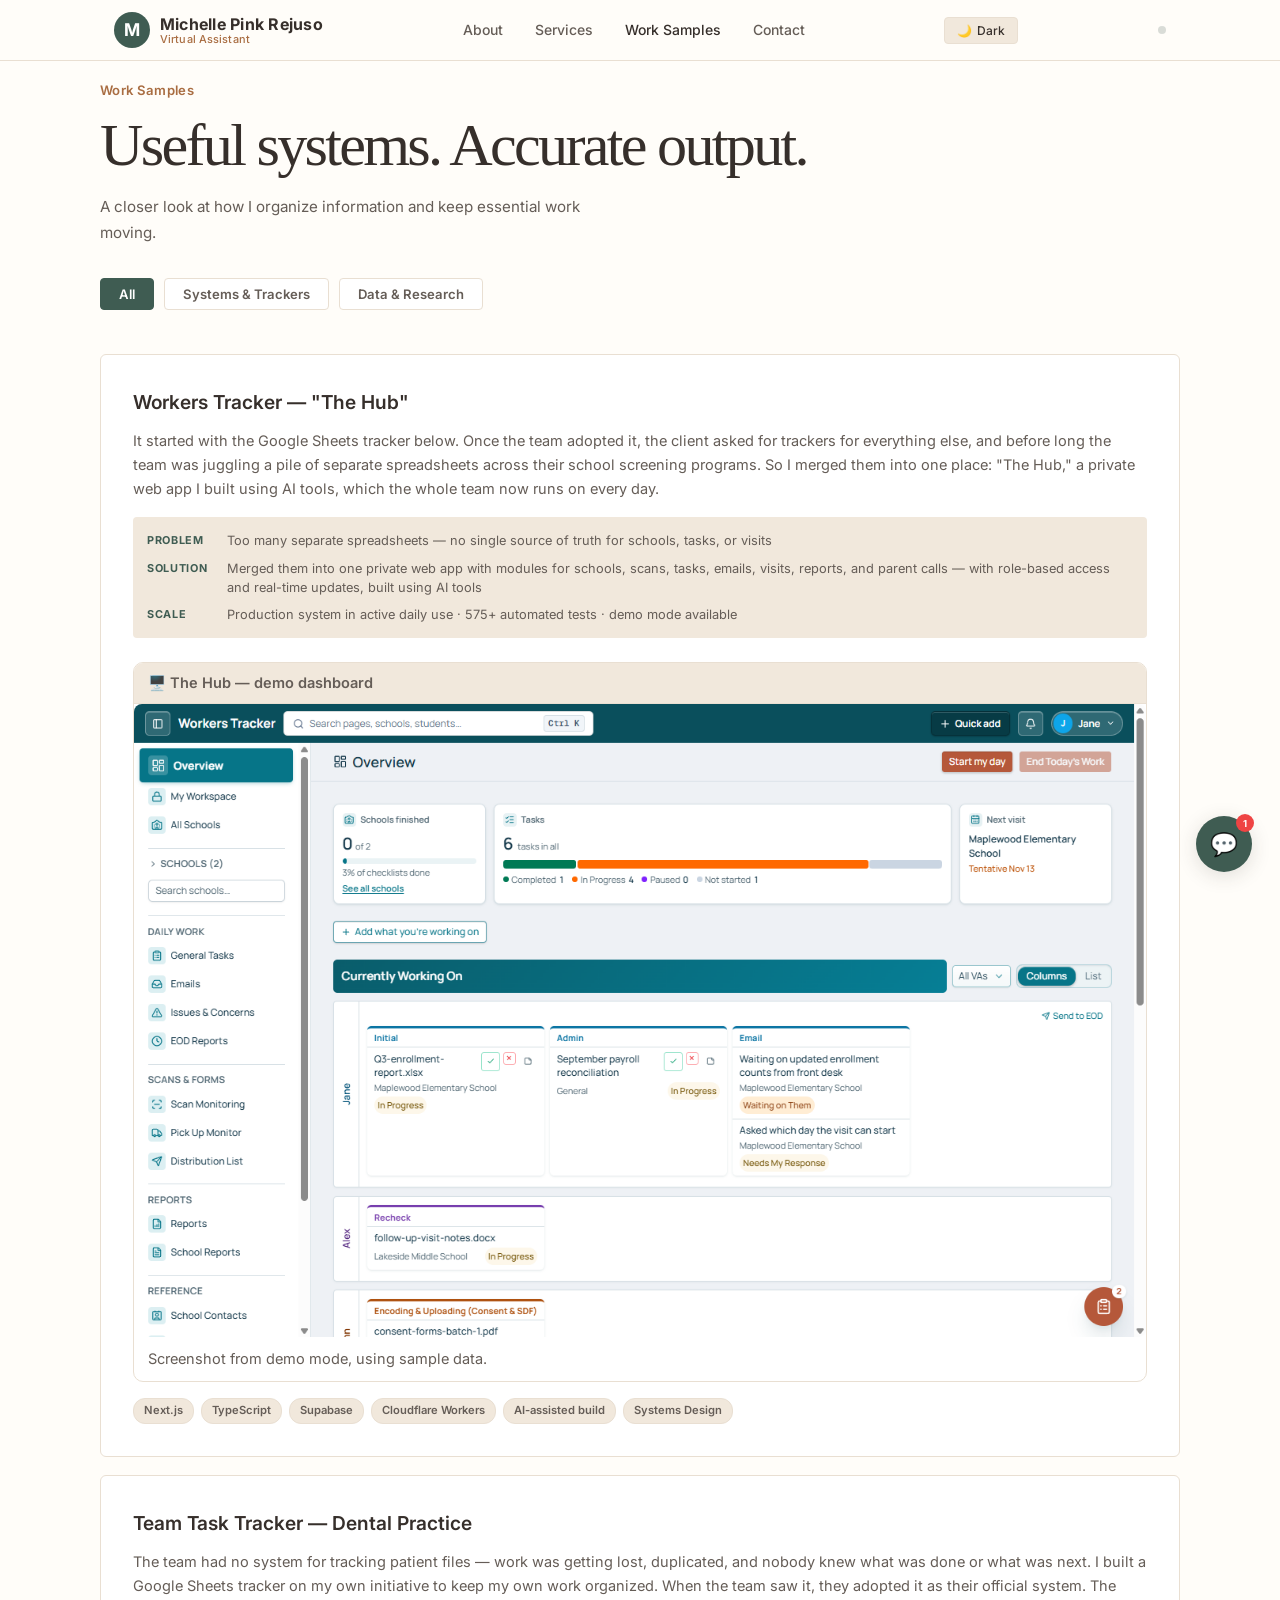
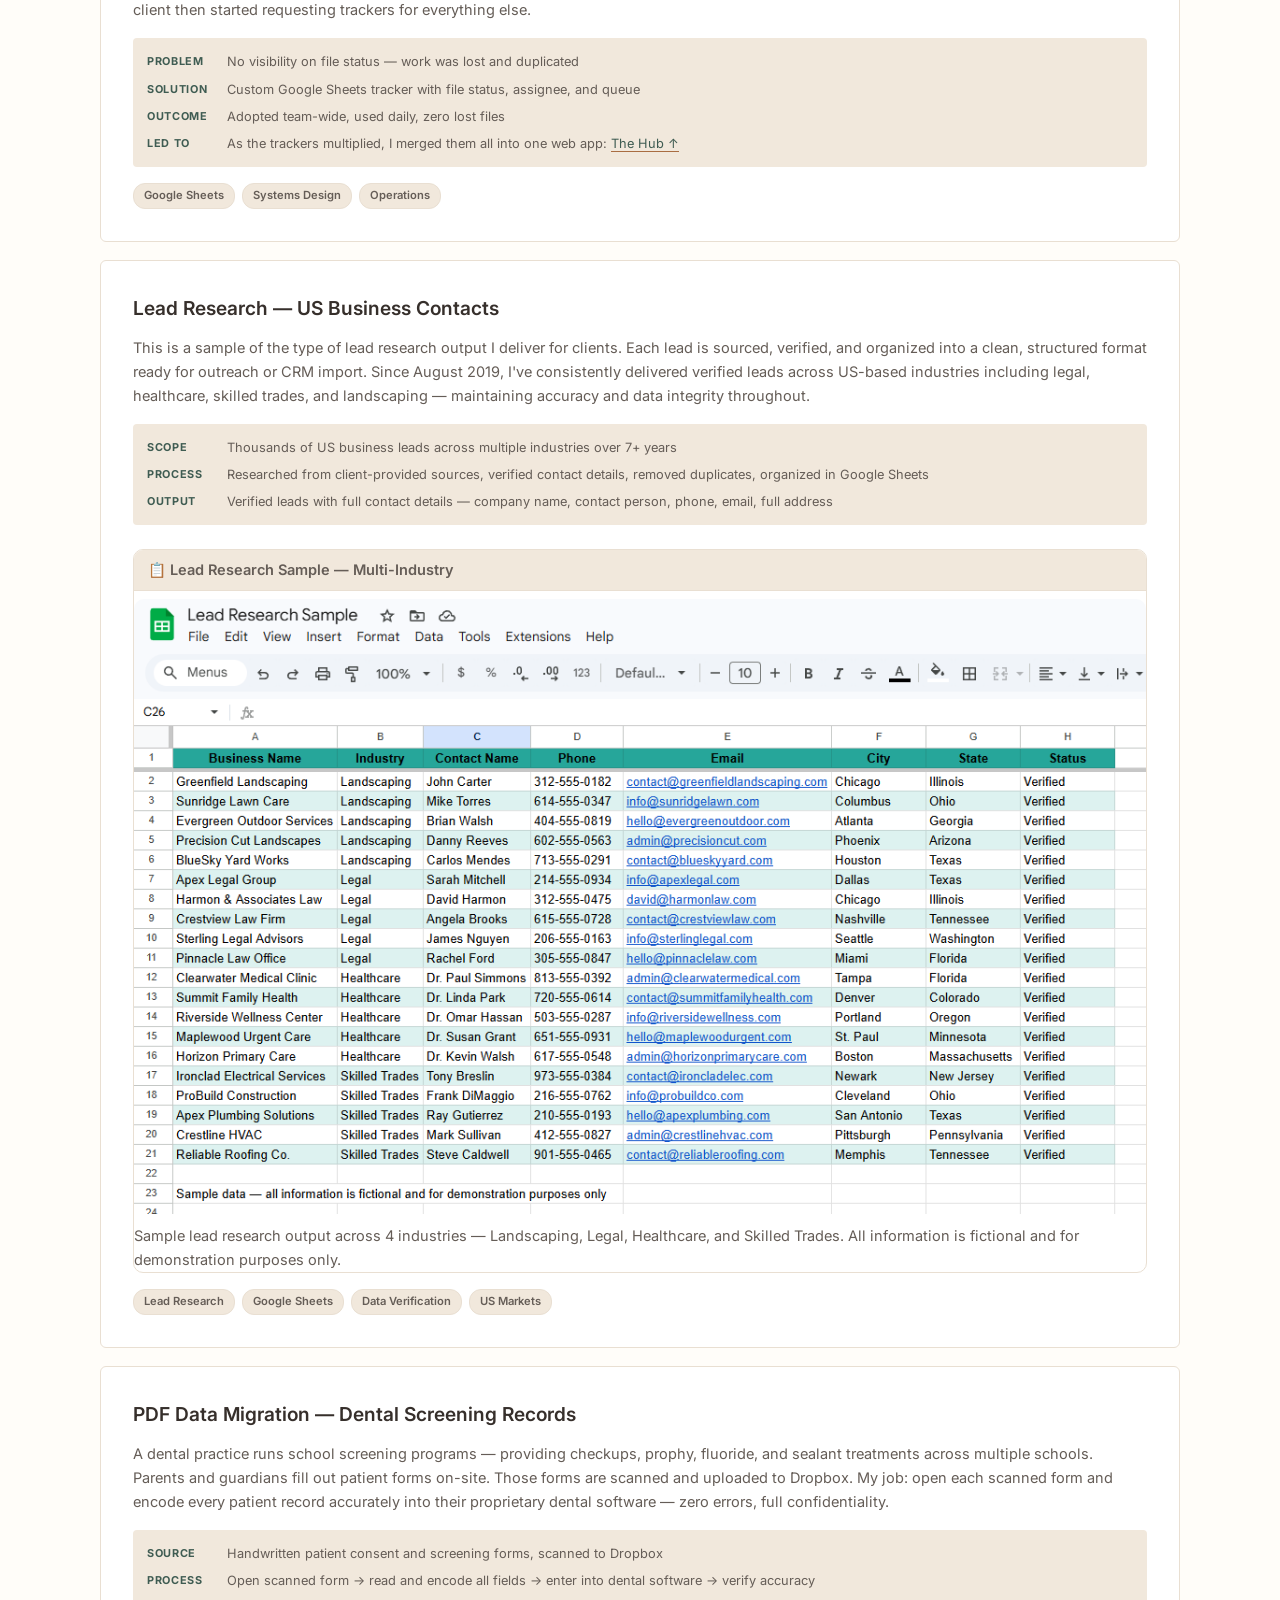
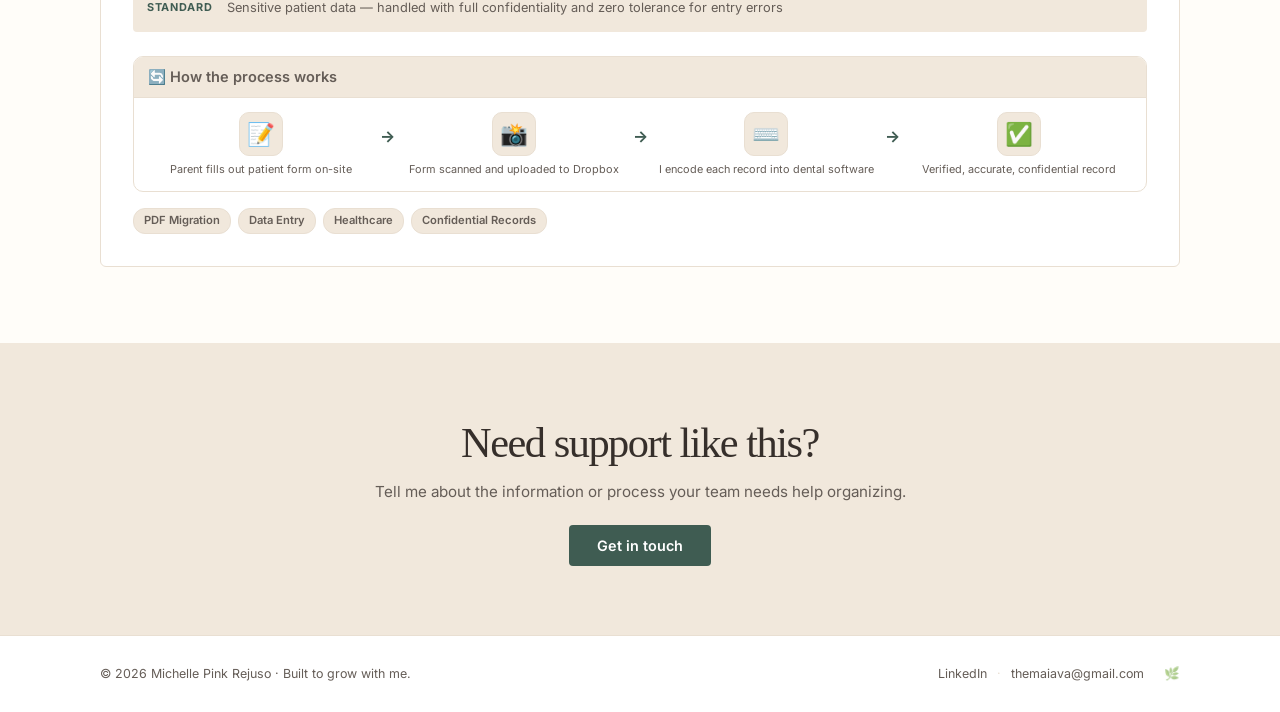
<file: works.html>
﻿<!DOCTYPE html>
<html lang="en">
<head>
  <meta charset="UTF-8" />
  <meta name="viewport" content="width=device-width, initial-scale=1.0" />
  <title>Work Samples — Michelle Pink Rejuso</title>
  <meta name="description" content="Real work samples from Michelle's VA career — The Hub (a team operations web app), lead research, dental records PDF migration, and a team task tracker." />
  <link rel="stylesheet" href="style.css" />
  <link rel="preconnect" href="https://fonts.googleapis.com" />
  <link href="https://fonts.googleapis.com/css2?family=Inter:wght@300;400;500;600;700&family=Fira+Code:wght@400;500&display=swap" rel="stylesheet" />
  <!-- Google tag (gtag.js) -->
  <script async src="https://www.googletagmanager.com/gtag/js?id=G-F08LJ9TCK3"></script>
  <script>
    window.dataLayer = window.dataLayer || [];
    function gtag(){dataLayer.push(arguments);}
    gtag('js', new Date());
    gtag('config', 'G-F08LJ9TCK3');
  </script>
</head>
<body>

  <!-- NAV -->
  <nav>
    <div class="nav-inner">
      <a href="index.html" class="logo">
        <span class="logo-mark">M</span>
        <span class="logo-text">
          <span class="logo-name">Michelle Pink Rejuso</span>
          <span class="logo-sub">Virtual Assistant</span>
        </span>
      </a>
      <ul>
        <li><a href="about.html">About</a></li>
        <li><a href="services.html">Services</a></li>
        <li><a href="works.html" class="nav-active">Work Samples</a></li>
        <li><a href="contact.html">Contact</a></li>
      </ul>
      <button class="theme-toggle" id="theme-toggle">🌙 Dark</button>
      <button class="nav-hamburger" id="nav-hamburger" aria-label="Toggle menu">☰</button>
      <a href="journey.html" class="journey-secret-link" aria-hidden="true" tabindex="-1" title=""></a>
    </div>
  </nav>

  <!-- HEADER -->
  <section id="works-hero">
    <div class="section-inner">
      <p class="section-label">Work Samples</p>
      <h1 class="works-title">Useful systems. Accurate output.</h1>
      <p class="works-intro">
        A closer look at how I organize information and keep essential work moving.
      </p>

      <!-- FILTER TABS -->
      <div class="filter-tabs">
        <button class="filter-btn active" data-filter="all">All</button>
        <button class="filter-btn" data-filter="systems">Systems &amp; Trackers</button>
        <button class="filter-btn" data-filter="data">Data &amp; Research</button>
      </div>
    </div>
  </section>

  <!-- WORKS GRID -->
  <section id="works-grid-section">
    <div class="section-inner">

      <div class="works-grid" id="works-grid">

        <div class="work-card case-study-card" data-category="systems" id="the-hub">
          <div class="work-card-top">
            <span class="work-icon">🛠️</span>
          </div>
          <h3>Workers Tracker — "The Hub"</h3>
          <p>
            It started with the Google Sheets tracker below. Once the team adopted it,
            the client asked for trackers for everything else, and before long the team
            was juggling a pile of separate spreadsheets across their school screening
            programs. So I merged them into one place: "The Hub," a private web app I
            built using AI tools, which the whole team now runs on every day.
          </p>
          <div class="case-study-results">
            <div class="result-item">
              <span class="result-label">Problem</span>
              <span class="result-val">Too many separate spreadsheets — no single source of truth for schools, tasks, or visits</span>
            </div>
            <div class="result-item">
              <span class="result-label">Solution</span>
              <span class="result-val">Merged them into one private web app with modules for schools, scans, tasks, emails, visits, reports, and parent calls — with role-based access and real-time updates, built using AI tools</span>
            </div>
            <div class="result-item">
              <span class="result-label">Scale</span>
              <span class="result-val">Production system in active daily use · 575+ automated tests · demo mode available</span>
            </div>
          </div>

          <div class="sample-wrap">
            <p class="sample-label">🖥️ The Hub — demo dashboard</p>
            <img src="assets/images/workers-tracker-demo.png" alt="The Hub dashboard showing school progress, task status, and what each team member is working on" width="1280" height="800" loading="lazy" style="width:100%; display:block;" />
            <p class="sample-note" style="padding:10px 14px;">Screenshot from demo mode, using sample data.</p>
          </div>

          <div class="work-tags">
            <span class="tag">Next.js</span>
            <span class="tag">TypeScript</span>
            <span class="tag">Supabase</span>
            <span class="tag">Cloudflare Workers</span>
            <span class="tag">AI-assisted build</span>
            <span class="tag">Systems Design</span>
          </div>
        </div>

        <div class="work-card case-study-card" data-category="systems">
          <div class="work-card-top">
            <span class="work-icon">📊</span>
          </div>
          <h3>Team Task Tracker — Dental Practice</h3>
          <p>
            The team had no system for tracking patient files — work was getting lost,
            duplicated, and nobody knew what was done or what was next. I built a
            Google Sheets tracker on my own initiative to keep my own work organized.
            When the team saw it, they adopted it as their official system. The client
            then started requesting trackers for everything else.
          </p>
          <div class="case-study-results">
            <div class="result-item">
              <span class="result-label">Problem</span>
              <span class="result-val">No visibility on file status — work was lost and duplicated</span>
            </div>
            <div class="result-item">
              <span class="result-label">Solution</span>
              <span class="result-val">Custom Google Sheets tracker with file status, assignee, and queue</span>
            </div>
            <div class="result-item">
              <span class="result-label">Outcome</span>
              <span class="result-val">Adopted team-wide, used daily, zero lost files</span>
            </div>
            <div class="result-item">
              <span class="result-label">Led to</span>
              <span class="result-val">As the trackers multiplied, I merged them all into one web app: <a href="#the-hub" class="inline-link">The Hub ↑</a></span>
            </div>
          </div>
          <div class="work-tags">
            <span class="tag">Google Sheets</span>
            <span class="tag">Systems Design</span>
            <span class="tag">Operations</span>
          </div>
        </div>

        <div class="work-card case-study-card" data-category="data">
          <div class="work-card-top">
            <span class="work-icon">🔍</span>
          </div>
          <h3>Lead Research — US Business Contacts</h3>
          <p>
            This is a sample of the type of lead research output I deliver for clients. Each lead is sourced, verified, and organized into a clean, structured format ready for outreach or CRM import. Since August 2019, I've consistently delivered verified leads across US-based industries including legal, healthcare, skilled trades, and landscaping — maintaining accuracy and data integrity throughout.
          </p>
          <div class="case-study-results">
            <div class="result-item">
              <span class="result-label">Scope</span>
              <span class="result-val">Thousands of US business leads across multiple industries over 7+ years</span>
            </div>
            <div class="result-item">
              <span class="result-label">Process</span>
              <span class="result-val">Researched from client-provided sources, verified contact details, removed duplicates, organized in Google Sheets</span>
            </div>
            <div class="result-item">
              <span class="result-label">Output</span>
              <span class="result-val">Verified leads with full contact details — company name, contact person, phone, email, full address</span>
            </div>
          </div>

          <!-- SAMPLE SCREENSHOT -->
          <div class="sample-wrap">
            <p class="sample-label">📋 Lead Research Sample — Multi-Industry</p>
            <img src="assets/images/lead-research-sample.png" alt="Lead Research Sample — Multi-Industry" style="width:100%; border-radius:10px; display:block; margin-top:8px;" />
            <p class="sample-note" style="margin-top:10px;">Sample lead research output across 4 industries — Landscaping, Legal, Healthcare, and Skilled Trades. All information is fictional and for demonstration purposes only.</p>
          </div>

          <div class="work-tags">
            <span class="tag">Lead Research</span>
            <span class="tag">Google Sheets</span>
            <span class="tag">Data Verification</span>
            <span class="tag">US Markets</span>
          </div>
        </div>

        <div class="work-card case-study-card" data-category="data">
          <div class="work-card-top">
            <span class="work-icon">📄</span>
          </div>
          <h3>PDF Data Migration — Dental Screening Records</h3>
          <p>
            A dental practice runs school screening programs — providing checkups,
            prophy, fluoride, and sealant treatments across multiple schools. Parents and
            guardians fill out patient forms on-site. Those forms are scanned and uploaded
            to Dropbox. My job: open each scanned form and encode every patient record
            accurately into their proprietary dental software — zero errors, full confidentiality.
          </p>
          <div class="case-study-results">
            <div class="result-item">
              <span class="result-label">Source</span>
              <span class="result-val">Handwritten patient consent and screening forms, scanned to Dropbox</span>
            </div>
            <div class="result-item">
              <span class="result-label">Process</span>
              <span class="result-val">Open scanned form → read and encode all fields → enter into dental software → verify accuracy</span>
            </div>
            <div class="result-item">
              <span class="result-label">Standard</span>
              <span class="result-val">Sensitive patient data — handled with full confidentiality and zero tolerance for entry errors</span>
            </div>
          </div>

          <!-- PROCESS FLOW VISUAL -->
          <div class="sample-wrap">
            <p class="sample-label">🔄 How the process works</p>
            <div class="process-flow">
              <div class="flow-step">
                <div class="flow-icon">📝</div>
                <div class="flow-text">Parent fills out patient form on-site</div>
              </div>
              <div class="flow-arrow">→</div>
              <div class="flow-step">
                <div class="flow-icon">📸</div>
                <div class="flow-text">Form scanned and uploaded to Dropbox</div>
              </div>
              <div class="flow-arrow">→</div>
              <div class="flow-step">
                <div class="flow-icon">⌨️</div>
                <div class="flow-text">I encode each record into dental software</div>
              </div>
              <div class="flow-arrow">→</div>
              <div class="flow-step">
                <div class="flow-icon">✅</div>
                <div class="flow-text">Verified, accurate, confidential record</div>
              </div>
            </div>
          </div>

          <div class="work-tags">
            <span class="tag">PDF Migration</span>
            <span class="tag">Data Entry</span>
            <span class="tag">Healthcare</span>
            <span class="tag">Confidential Records</span>
          </div>
        </div>

      </div>

      <!-- EMPTY STATE MESSAGE -->
      <div class="empty-state" id="empty-state" style="display:none;">
        <p>No projects in this category yet — check back soon.</p>
      </div>

    </div>
  </section>

  <!-- CTA -->
  <section id="works-cta">
    <div class="section-inner works-cta-inner">
      <h2>Need support like this?</h2>
      <p>Tell me about the information or process your team needs help organizing.</p>
      <a href="contact.html" class="btn-primary">Get in touch</a>
    </div>
  </section>

  <!-- FOOTER -->
  <footer>
    <p>© 2026 Michelle Pink Rejuso · Built to grow with me.</p>
    <p class="footer-links">
      <a href="https://www.linkedin.com/in/michelle-pink-achumbre-rejuso-9a9830146" target="_blank" rel="noopener" class="footer-link">LinkedIn</a>
      <span class="footer-sep">·</span>
      <a href="mailto:themaiava@gmail.com" class="footer-link">themaiava@gmail.com</a>
      <a href="journey.html" class="footer-sprout" title="My AI journey">&#127807;</a>
    </p>
  </footer>


  <script src="js/theme.js"></script>
  <script src="js/nav.js"></script>
  <script src="js/works.js"></script>
  <script src="js/chatbot.js"></script>
</body>
</html>
</file>
<file: style.css>
/* === RESET & BASE === */
*, *::before, *::after { box-sizing: border-box; margin: 0; padding: 0; }

:root {
  --bg:        #fffdf9;
  --bg2:       #ffffff;
  --bg3:       #f1e8dc;
  --border:    #e9dfd2;
  --accent:    #3f5c52;
  --accent2:   #a96d42;
  --accent-bg: #e8eee9;
  --green:     #6ee7b7;
  --green-bg:  #d1fae5;
  --amber:     #fcd34d;
  --amber-bg:  #fef9c3;
  --pink:      #fca5a5;
  --pink-bg:   #fee2e2;
  --text:      #362f2b;
  --muted:     #655d57;
  --radius:    8px;
  --radius-lg: 10px;
  --shadow:    0 2px 12px rgba(54, 47, 43, 0.035);
  --shadow-md: 0 8px 24px rgba(54, 47, 43, 0.075);
}

[data-theme="dark"] {
  --bg:        #211f1c;
  --bg2:       #282521;
  --bg3:       #332e28;
  --border:    #4a4138;
  --accent:    #a9c9b5;
  --accent2:   #d7a06d;
  --accent-bg: #2e3b32;
  --text:      #f4eee5;
  --muted:     #c5b8aa;
  --shadow:    0 2px 16px rgba(0,0,0,0.3);
  --shadow-md: 0 4px 24px rgba(0,0,0,0.4);
}

html { scroll-behavior: smooth; }

body {
  font-family: 'Inter', sans-serif;
  background-color: var(--bg);
  background-image: none;
  color: var(--text);
  line-height: 1.6;
  font-size: 16px;
}
[data-theme="dark"] body {
  background-image: none;
}

a { color: inherit; text-decoration: none; }

/* === NAV === */
nav {
  position: fixed;
  top: 0; left: 0; right: 0;
  z-index: 100;
  background: rgba(255, 253, 249, 0.94);
  backdrop-filter: blur(14px);
  border-bottom: 1px solid var(--border);
  transition: background 0.3s;
}
[data-theme="dark"] nav {
  background: rgba(33, 31, 28, 0.94);
}
[data-theme="dark"] .kanban-card {
  background: #3a2420;
  border-left-width: 3px;
  border: 1px solid #4d2e28;
  border-left-width: 3px;
}
[data-theme="dark"] .done-card     { border-left-color: var(--green); }
[data-theme="dark"] .progress-card { border-left-color: var(--accent2); }
[data-theme="dark"] .next-card     { border-left-color: var(--amber); }
[data-theme="dark"] .tools-panel {
  background: #3a2420;
  border-color: #4d2e28;
}
[data-theme="dark"] .milestone-box {
  background: #3d2228;
  border-color: var(--accent2);
}
[data-theme="dark"] .tool-bar-wrap {
  background: #4d2e28;
}

.nav-inner {
  max-width: 1100px;
  margin: 0 auto;
  padding: 0 24px;
  height: 60px;
  display: flex;
  align-items: center;
  justify-content: space-between;
}

.logo {
  display: flex;
  flex-direction: row;
  align-items: center;
  gap: 10px;
  color: var(--text);
  text-decoration: none;
}
.logo-mark {
  width: 36px;
  height: 36px;
  background: var(--accent);
  color: #fff;
  border-radius: 50%;
  display: flex;
  align-items: center;
  justify-content: center;
  font-weight: 700;
  font-size: 1.1rem;
  letter-spacing: 0;
  flex-shrink: 0;
}
.logo-text {
  display: flex;
  flex-direction: column;
  line-height: 1.15;
}
.logo-name {
  font-weight: 700;
  font-size: 1rem;
  letter-spacing: 0.015em;
  color: var(--text);
}
.logo-sub {
  font-size: 0.68rem;
  font-weight: 500;
  letter-spacing: 0.01em;
  color: var(--accent2);
}

nav ul {
  list-style: none;
  display: flex;
  gap: 32px;
}

nav ul a {
  font-size: 0.875rem;
  color: var(--muted);
  transition: color 0.2s;
  font-weight: 500;
}
nav ul a:hover { color: var(--text); }

/* === SECTIONS === */
section { padding: 56px 24px; }
section:first-of-type { padding-top: 96px; }

.section-inner {
  max-width: 1100px;
  margin: 0 auto;
}

.section-label {
  font-size: 0.82rem;
  font-weight: 600;
  letter-spacing: 0.025em;
  text-transform: none;
  color: var(--accent2);
  margin-bottom: 12px;
}

h2 {
  font-family: Georgia, 'Times New Roman', serif;
  font-size: clamp(1.9rem, 3.4vw, 2.65rem);
  font-weight: 400;
  letter-spacing: -0.035em;
  line-height: 1.15;
  margin-bottom: 40px;
  color: var(--text);
}

/* === HERO === */
#hero {
  min-height: 100vh;
  display: flex;
  align-items: center;
  padding-top: 80px;
}

#hero .section-inner {
  display: grid;
  grid-template-columns: 1fr 1fr;
  gap: 60px;
  align-items: center;
  width: 100%;
}

.hero-tag {
  font-size: 0.75rem;
  font-weight: 600;
  letter-spacing: 0.1em;
  text-transform: uppercase;
  color: var(--accent2);
  margin-bottom: 16px;
  display: inline-block;
  background: var(--accent-bg);
  border: 1px solid var(--border);
  padding: 5px 14px;
  border-radius: 20px;
}

#hero h1 {
  font-size: clamp(2rem, 4vw, 2.8rem);
  font-weight: 700;
  line-height: 1.15;
  margin-bottom: 20px;
  color: var(--text);
}

.accent { color: var(--accent2); }

.hero-sub {
  color: var(--muted);
  font-size: 1rem;
  max-width: 460px;
  margin-bottom: 36px;
  line-height: 1.75;
}

.hero-cta { display: flex; gap: 16px; flex-wrap: wrap; align-items: center; }

.journey-secret-link {
  display: block;
  width: 8px;
  height: 8px;
  border-radius: 50%;
  background: var(--accent);
  opacity: 0.2;
  flex-shrink: 0;
  transition: opacity 0.2s;
}
.journey-secret-link:hover { opacity: 0.6; }

.btn-primary {
  background: var(--accent);
  color: #fff;
  padding: 12px 28px;
  border-radius: 4px;
  font-weight: 600;
  font-size: 0.9rem;
  transition: background 0.2s;
  box-shadow: none;
}
.btn-primary:hover {
  background: #30483d;
  box-shadow: none;
}

.btn-ghost {
  color: var(--muted);
  padding: 12px 4px;
  font-size: 0.9rem;
  font-weight: 500;
  border-bottom: 1px solid transparent;
  transition: color 0.2s, border-color 0.2s;
}
.btn-ghost:hover { color: var(--text); border-color: var(--muted); }

/* === TERMINAL === */
.terminal {
  background: #fdfcff;
  border: 1.5px solid var(--border);
  border-radius: var(--radius);
  overflow: hidden;
  box-shadow: var(--shadow-md);
}

.terminal-bar {
  background: var(--bg3);
  padding: 10px 14px;
  display: flex;
  gap: 7px;
  border-bottom: 1px solid var(--border);
}
.terminal-bar span {
  width: 11px; height: 11px;
  border-radius: 50%;
}
.terminal-bar span:nth-child(1) { background: #fca5a5; }
.terminal-bar span:nth-child(2) { background: var(--amber); }
.terminal-bar span:nth-child(3) { background: var(--green); }

.terminal-body {
  font-family: 'Fira Code', monospace;
  font-size: 0.82rem;
  line-height: 1.9;
  padding: 20px 22px;
  color: var(--text);
}

.t-comment { color: #b0aac8; }
.t-key     { color: #a594f9; }
.t-str     { color: #f472b6; }

/* === ABOUT === */
#about { background: var(--bg2); }

.about-grid {
  display: grid;
  grid-template-columns: 200px 1fr 1fr;
  gap: 48px;
  align-items: start;
}

/* Photo */
.about-left { display: flex; justify-content: center; }

.photo-wrap {
  width: 170px;
  height: 170px;
  border-radius: 50%;
  overflow: hidden;
  border: 3px solid var(--border);
  flex-shrink: 0;
  box-shadow: var(--shadow);
}

.photo-wrap img {
  width: 100%;
  height: 100%;
  object-fit: cover;
  display: block;
}

.photo-placeholder {
  width: 100%;
  height: 100%;
  background: var(--accent-bg);
  display: flex;
  flex-direction: column;
  align-items: center;
  justify-content: center;
  gap: 6px;
}

.photo-initials {
  font-size: 1.6rem;
  font-weight: 700;
  color: var(--accent);
  letter-spacing: 0.05em;
}

.photo-hint {
  font-size: 0.62rem;
  color: var(--accent2);
  text-transform: uppercase;
  letter-spacing: 0.09em;
  font-weight: 600;
}

.about-intro {
  color: var(--muted);
  font-size: 1rem;
  line-height: 1.75;
  max-width: 620px;
  margin-bottom: 40px;
}

.about-text p {
  color: var(--muted);
  line-height: 1.8;
  margin-bottom: 16px;
  font-size: 0.95rem;
}

.stats-grid {
  display: grid;
  grid-template-columns: 1fr 1fr;
  gap: 14px;
}

.stat-card {
  background: var(--bg3);
  border: 1.5px solid var(--border);
  border-radius: var(--radius);
  padding: 20px;
  display: flex;
  flex-direction: column;
  gap: 4px;
}

.stat-card.accent-card {
  border-color: var(--accent2);
  background: var(--accent-bg);
}

.stat-num {
  font-size: 1.7rem;
  font-weight: 700;
  color: var(--text);
}

.accent-card .stat-num { color: var(--accent); }

.stat-label {
  font-size: 0.72rem;
  color: var(--muted);
  font-weight: 600;
  text-transform: uppercase;
  letter-spacing: 0.05em;
}

/* === SERVICES === */
.services-intro {
  color: var(--muted);
  max-width: 580px;
  line-height: 1.75;
  font-size: 0.95rem;
  margin-bottom: 40px;
}

.services-note {
  display: flex;
  align-items: flex-start;
  gap: 12px;
  background: var(--bg3);
  border: 1.5px solid var(--border);
  border-radius: var(--radius);
  padding: 16px 20px;
  margin-top: 32px;
  font-size: 0.87rem;
  color: var(--muted);
  line-height: 1.6;
}

.note-icon { font-size: 1.1rem; flex-shrink: 0; }

.services-grid {
  display: grid;
  grid-template-columns: repeat(5, 1fr);
  gap: 18px;
}

@media (max-width: 1100px) {
  .services-grid {
    grid-template-columns: repeat(3, 1fr);
  }
}

@media (max-width: 700px) {
  .services-grid {
    grid-template-columns: repeat(2, 1fr);
  }
}

@media (max-width: 480px) {
  .services-grid {
    grid-template-columns: 1fr;
  }
}

.service-card {
  background: var(--bg2);
  border: 1.5px solid var(--border);
  border-radius: var(--radius-lg);
  padding: 26px;
  display: flex;
  flex-direction: column;
  gap: 10px;
  transition: border-color 0.2s, transform 0.2s, box-shadow 0.2s;
  box-shadow: var(--shadow);
}

.service-card:hover {
  transform: translateY(-3px);
  box-shadow: var(--shadow-md);
}
.service-card.available:hover { border-color: var(--green); }
.service-card.coming:hover    { border-color: var(--amber); }
.service-card.ai:hover        { border-color: var(--accent); }

.service-icon { font-size: 1.6rem; }

.service-card h3 {
  font-size: 0.95rem;
  font-weight: 600;
  color: var(--text);
}

.service-card p {
  color: var(--muted);
  font-size: 0.85rem;
  line-height: 1.65;
  flex: 1;
}

.badge {
  display: inline-block;
  padding: 4px 12px;
  border-radius: 20px;
  font-size: 0.7rem;
  font-weight: 700;
  letter-spacing: 0.05em;
  text-transform: uppercase;
  width: fit-content;
  margin-top: 4px;
}

.available-badge  { background: var(--green-bg);  color: #059669; }
.coming-badge     { background: var(--amber-bg);  color: #b45309; }
.ai-badge         { background: var(--accent-bg); color: #c2440e; }
.building-badge   { background: var(--amber-bg);  color: #b45309; }

/* === JOURNEY === */
#journey { background: var(--bg3); }

.journey-day-badge {
  display: inline-flex;
  align-items: baseline;
  gap: 8px;
  background: var(--accent-bg);
  border: 1.5px solid var(--border);
  border-left: 4px solid var(--accent);
  border-radius: var(--radius);
  padding: 10px 18px;
  margin-bottom: 44px;
}
.journey-day-num {
  font-size: 1.4rem;
  font-weight: 700;
  color: var(--accent);
  font-family: 'Fira Code', monospace;
}
.journey-day-label {
  font-size: 0.82rem;
  color: var(--muted);
}

.journey-intro {
  color: var(--muted);
  max-width: 520px;
  margin-bottom: 20px;
  line-height: 1.7;
  font-size: 0.95rem;
}

.journey-layout {
  display: grid;
  grid-template-columns: 1fr 340px;
  gap: 28px;
  align-items: start;
  margin-bottom: 52px;
}

.progress-board h3,
.tools-panel h3,
.log-section h3 {
  font-size: 0.7rem;
  font-weight: 700;
  color: var(--muted);
  margin-bottom: 18px;
  text-transform: uppercase;
  letter-spacing: 0.1em;
}

.kanban {
  display: grid;
  grid-template-columns: repeat(3, 1fr);
  gap: 14px;
}

.kanban-col-header {
  font-size: 0.72rem;
  font-weight: 700;
  padding: 5px 10px;
  border-radius: 8px;
  margin-bottom: 12px;
  letter-spacing: 0.05em;
}

.done-header     { background: var(--green-bg); color: #059669; }
.progress-header { background: #f8b4cc; color: #7d1f45; }
.next-header     { background: var(--amber-bg);  color: #b45309; }

.kanban-cards { display: flex; flex-direction: column; gap: 10px; }

.kanban-card {
  background: var(--bg2);
  border-radius: 10px;
  padding: 14px;
  border-left: 3px solid transparent;
  font-size: 0.83rem;
  line-height: 1.5;
  color: var(--text);
  box-shadow: var(--shadow);
}

.done-card     { border-left-color: var(--green); }
.progress-card { border-left-color: var(--accent); }
.next-card     { border-left-color: var(--amber); }

.card-tag {
  display: inline-block;
  font-size: 0.65rem;
  font-weight: 700;
  text-transform: uppercase;
  letter-spacing: 0.08em;
  color: var(--muted);
  margin-bottom: 6px;
}

/* Tools panel */
.tools-panel {
  background: var(--bg2);
  border: 1.5px solid var(--border);
  border-radius: var(--radius-lg);
  padding: 26px;
  box-shadow: var(--shadow);
}

.tool-list { display: flex; flex-direction: column; gap: 16px; margin-bottom: 26px; }

.tool-row {
  display: grid;
  grid-template-columns: 1fr auto;
  gap: 8px;
  align-items: center;
}

.tool-name {
  font-size: 0.82rem;
  font-weight: 500;
  color: var(--text);
  grid-column: 1;
  grid-row: 1;
}

.tool-bar-wrap {
  grid-column: 1;
  grid-row: 2;
  background: var(--bg3);
  border-radius: 4px;
  height: 5px;
  overflow: hidden;
}

.tool-bar {
  height: 100%;
  background: linear-gradient(90deg, var(--accent), var(--accent2));
  border-radius: 4px;
  transition: width 1s ease;
}

.tool-pct {
  grid-column: 2;
  grid-row: 1 / 3;
  font-size: 0.68rem;
  color: var(--muted);
  font-weight: 600;
  white-space: nowrap;
  align-self: center;
}
.tool-status-strong {
  font-size: 0.7rem;
  font-weight: 700;
  color: var(--accent);
  background: var(--accent-bg);
  border: 1.5px solid var(--border);
  border-radius: 20px;
  padding: 3px 10px;
  white-space: nowrap;
  align-self: center;
  margin-left: auto;
}
.tool-status-active {
  font-size: 0.7rem;
  font-weight: 600;
  color: #16a34a;
  background: var(--green-bg);
  border: 1.5px solid var(--green);
  border-radius: 20px;
  padding: 3px 10px;
  white-space: nowrap;
  align-self: center;
  margin-left: auto;
}
.tool-status-learning {
  font-size: 0.7rem;
  font-weight: 600;
  color: var(--muted);
  background: var(--bg3);
  border: 1.5px solid var(--border);
  border-radius: 20px;
  padding: 3px 10px;
  white-space: nowrap;
  align-self: center;
  margin-left: auto;
}

.milestone-box {
  border: 1.5px dashed var(--accent2);
  border-radius: 12px;
  padding: 16px;
  background: var(--accent-bg);
}

.milestone-label {
  font-size: 0.68rem;
  font-weight: 700;
  text-transform: uppercase;
  letter-spacing: 0.09em;
  color: var(--accent);
  margin-bottom: 6px;
}

.milestone-text {
  font-size: 0.83rem;
  color: var(--muted);
  line-height: 1.5;
}

/* Log */
.log-section { border-top: 1.5px solid var(--border); padding-top: 40px; }

.log-entries {
  display: flex;
  flex-direction: column;
  max-height: 420px;
  overflow-y: auto;
  border: 1.5px solid var(--border);
  border-radius: var(--radius);
  padding: 20px 24px;
  background: var(--bg);
  scrollbar-width: thin;
  scrollbar-color: var(--border) transparent;
}

.log-entry {
  display: grid;
  grid-template-columns: 110px 20px 1fr;
  gap: 12px;
  align-items: start;
  padding: 18px 0;
  border-bottom: 1px solid var(--border);
}

.log-date {
  font-size: 0.72rem;
  color: var(--muted);
  font-family: 'Fira Code', monospace;
  padding-top: 2px;
  font-weight: 500;
}

.log-dot {
  width: 9px; height: 9px;
  background: var(--accent);
  border-radius: 50%;
  margin-top: 5px;
  box-shadow: 0 0 0 3px var(--accent-bg);
}

.log-content { font-size: 0.88rem; line-height: 1.6; color: var(--muted); }
.log-content strong { color: var(--text); }

.log-note {
  margin-top: 18px;
  font-size: 0.78rem;
  color: var(--muted);
  font-style: italic;
}

/* === CONTACT === */
.contact-inner { text-align: center; }
.contact-inner h2 { margin-bottom: 14px; }

.contact-sub {
  color: var(--muted);
  max-width: 460px;
  margin: 0 auto 44px;
  line-height: 1.7;
  font-size: 0.95rem;
}

.contact-links {
  display: flex;
  gap: 16px;
  justify-content: center;
  flex-wrap: wrap;
}

.contact-card {
  display: flex;
  align-items: center;
  gap: 14px;
  background: var(--bg2);
  border: 1.5px solid var(--border);
  border-radius: var(--radius);
  padding: 18px 24px;
  transition: border-color 0.2s, transform 0.2s, box-shadow 0.2s;
  text-align: left;
  min-width: 210px;
  box-shadow: var(--shadow);
}

.contact-card:hover {
  border-color: var(--accent2);
  transform: translateY(-2px);
  box-shadow: var(--shadow-md);
}

.contact-icon { font-size: 1.3rem; }

.contact-card strong { display: block; font-size: 0.88rem; margin-bottom: 2px; color: var(--text); }
.contact-card p { font-size: 0.76rem; color: var(--muted); }

/* === FOOTER === */
footer {
  text-align: center;
  padding: 28px 24px;
  border-top: 1.5px solid var(--border);
  font-size: 0.78rem;
  color: var(--muted);
  background: var(--bg2);
}
.footer-links {
  margin-top: 8px;
  display: flex;
  justify-content: center;
  align-items: center;
  gap: 10px;
}
.footer-link {
  color: var(--muted);
  text-decoration: none;
  transition: color 0.15s;
}
.footer-link:hover { color: var(--accent, #f4845f); }
.footer-sep { color: var(--border); }
.footer-sprout { margin-left: 10px; opacity: 0.5; text-decoration: none; transition: opacity 0.2s; }
.footer-sprout:hover { opacity: 1; }

/* === CONTACT PAGE === */
.contact-page-grid {
  display: grid;
  grid-template-columns: 1fr 340px;
  gap: 40px;
  align-items: start;
}

.form-heading {
  font-size: 0.75rem;
  font-weight: 700;
  text-transform: uppercase;
  letter-spacing: 0.1em;
  color: var(--muted);
  margin-bottom: 20px;
}

/* Form */
.contact-form { display: flex; flex-direction: column; gap: 20px; }

.form-row { display: flex; gap: 16px; }
.form-row.two-col > * { flex: 1; }

.form-group { display: flex; flex-direction: column; gap: 7px; }

.form-group label {
  font-size: 0.82rem;
  font-weight: 600;
  color: var(--text);
}

.required { color: var(--accent); }
.optional { color: var(--muted); font-weight: 400; font-size: 0.75rem; }

.form-group input,
.form-group textarea {
  background: var(--bg2);
  border: 1.5px solid var(--border);
  border-radius: 10px;
  padding: 11px 14px;
  font-size: 0.87rem;
  font-family: 'Inter', sans-serif;
  color: var(--text);
  outline: none;
  transition: border-color 0.2s, box-shadow 0.2s;
  width: 100%;
}

.form-group input::placeholder,
.form-group textarea::placeholder { color: #c4a99e; }

.form-group input:focus,
.form-group textarea:focus {
  border-color: var(--accent);
  box-shadow: 0 0 0 3px rgba(244, 132, 95, 0.12);
}

.form-group textarea { resize: vertical; min-height: 130px; }

/* Dropdown */
.form-group select {
  background: var(--bg2);
  border: 1.5px solid var(--border);
  border-radius: 10px;
  padding: 11px 14px;
  font-size: 0.87rem;
  font-family: 'Inter', sans-serif;
  color: var(--text);
  outline: none;
  transition: border-color 0.2s, box-shadow 0.2s;
  width: 100%;
  cursor: pointer;
  appearance: none;
  background-image: url("data:image/svg+xml,%3Csvg xmlns='http://www.w3.org/2000/svg' width='16' height='16' viewBox='0 0 24 24' fill='none' stroke='%239a7b72' stroke-width='2'%3E%3Cpolyline points='6 9 12 15 18 9'%3E%3C/polyline%3E%3C/svg%3E");
  background-repeat: no-repeat;
  background-position: right 14px center;
  padding-right: 40px;
}

.form-group select:focus {
  border-color: var(--accent);
  box-shadow: 0 0 0 3px rgba(244, 132, 95, 0.12);
}

.form-group select option[value=""][disabled] { color: #c4a99e; }

.form-submit { align-self: flex-start; margin-top: 4px; }

.form-success {
  display: none;
  background: var(--green-bg);
  border: 1.5px solid var(--green);
  color: #065f46;
  border-radius: 12px;
  padding: 16px 20px;
  font-size: 0.88rem;
  font-weight: 600;
}

/* Sidebar */
.contact-sidebar { display: flex; flex-direction: column; gap: 20px; }

.sidebar-block { display: flex; flex-direction: column; }

.contact-links-stack { display: flex; flex-direction: column; gap: 10px; }

.contact-links-stack .contact-card { min-width: unset; }

/* Availability card */
.availability-card {
  background: var(--bg2);
  border: 1.5px solid var(--border);
  border-radius: var(--radius-lg);
  padding: 24px;
  display: flex;
  flex-direction: column;
  gap: 14px;
}

.avail-schedule {
  display: flex;
  flex-direction: column;
  gap: 6px;
}

.avail-row {
  display: flex;
  align-items: center;
  justify-content: space-between;
  padding: 6px 0;
  border-bottom: 1px solid var(--border);
  font-size: 0.83rem;
}

.avail-row:last-child { border-bottom: none; }

.avail-row.off .avail-day,
.avail-row.off .avail-hours {
  color: var(--muted);
}

.avail-days {
  display: flex;
  align-items: center;
  gap: 8px;
}

.avail-day { font-weight: 500; }

.avail-hours {
  color: var(--muted);
  font-size: 0.78rem;
}

.avail-dot {
  width: 8px;
  height: 8px;
  border-radius: 50%;
  flex-shrink: 0;
}

.avail-dot.green {
  background: #22c55e;
  box-shadow: 0 0 0 3px #dcfce7;
}

.avail-dot.grey {
  background: #cbd5e1;
  box-shadow: 0 0 0 3px #f1f5f9;
}

[data-theme="dark"] .avail-dot.green {
  box-shadow: 0 0 0 3px rgba(34, 197, 94, 0.2);
}

[data-theme="dark"] .avail-dot.grey {
  background: #475569;
  box-shadow: 0 0 0 3px rgba(71, 85, 105, 0.2);
}

.avail-tz {
  font-size: 0.72rem;
  color: var(--muted);
  margin-top: 4px;
}

/* AI assistant availability card */
.ai-avail-card {
  background: var(--bg2);
  border: 1.5px solid var(--border);
  border-radius: var(--radius-lg);
  padding: 20px 24px;
  display: flex;
  flex-direction: column;
  gap: 8px;
}

.ai-avail-top {
  display: flex;
  align-items: center;
  gap: 10px;
  margin-bottom: 4px;
}

.ai-avail-icon { font-size: 1.4rem; }

.ai-avail-card strong {
  font-size: 0.9rem;
  font-weight: 700;
  color: var(--text);
}

.ai-avail-card p {
  font-size: 0.8rem;
  color: var(--muted);
  line-height: 1.55;
  margin: 0;
}

/* Book a call card */
.book-call-card {
  background: var(--accent-bg);
  border: 1.5px solid var(--accent2);
  border-radius: var(--radius-lg);
  padding: 24px;
  display: flex;
  flex-direction: column;
  gap: 10px;
  text-align: center;
  align-items: center;
}

.book-call-icon { font-size: 2rem; }

.book-call-card h3 {
  font-size: 1rem;
  font-weight: 700;
  color: var(--text);
  margin: 0;
}

.book-call-card p {
  font-size: 0.83rem;
  color: var(--muted);
  line-height: 1.6;
  margin: 0;
}

.book-call-btn { width: 100%; text-align: center; }

.book-call-note {
  font-size: 0.72rem !important;
  color: var(--muted) !important;
}

/* Response card */
.response-card {
  background: var(--bg2);
  border: 1.5px solid var(--border);
  border-radius: var(--radius);
  padding: 16px 18px;
  display: flex;
  align-items: center;
  gap: 12px;
}

.response-dot {
  width: 10px;
  height: 10px;
  border-radius: 50%;
  background: var(--green);
  flex-shrink: 0;
  box-shadow: 0 0 0 3px var(--green-bg);
}

.response-card strong { display: block; font-size: 0.85rem; margin-bottom: 3px; }
.response-card p { font-size: 0.75rem; color: var(--muted); }

/* Responsive contact page */
@media (max-width: 900px) {
  .contact-page-grid { grid-template-columns: 1fr; }
  .form-row.two-col { flex-direction: column; }
  .checkbox-grid { grid-template-columns: 1fr; }
}

/* Services page CTA */
.services-cta {
  margin-top: 48px;
  text-align: center;
  display: flex;
  flex-direction: column;
  align-items: center;
  gap: 16px;
}
.services-cta p { color: var(--muted); font-size: 0.95rem; }

/* === WORKS PAGE === */
.nav-active { color: var(--text) !important; }

#works-hero { padding-top: 80px; padding-bottom: 0; }

.works-title {
  font-size: clamp(1.8rem, 3.5vw, 2.4rem);
  font-weight: 700;
  margin-bottom: 16px;
  color: var(--text);
}

.works-intro {
  color: var(--muted);
  max-width: 500px;
  line-height: 1.7;
  margin-bottom: 32px;
  font-size: 0.95rem;
}

.filter-tabs { display: flex; gap: 10px; flex-wrap: wrap; }

.filter-btn {
  background: var(--bg2);
  border: 1.5px solid var(--border);
  color: var(--muted);
  padding: 7px 18px;
  border-radius: 20px;
  font-size: 0.82rem;
  font-weight: 600;
  cursor: pointer;
  transition: all 0.2s;
  font-family: 'Inter', sans-serif;
}

.filter-btn:hover { color: var(--text); border-color: var(--accent2); }
.filter-btn.active {
  background: var(--accent);
  border-color: var(--accent);
  color: #fff;
  box-shadow: 0 3px 10px rgba(244, 132, 95, 0.3);
}

#works-grid-section { padding-top: 44px; }

.works-grid {
  display: grid;
  grid-template-columns: repeat(auto-fill, minmax(290px, 1fr));
  gap: 20px;
}

.work-card {
  background: var(--bg2);
  border: 1.5px solid var(--border);
  border-radius: var(--radius-lg);
  padding: 26px;
  display: flex;
  flex-direction: column;
  gap: 12px;
  transition: border-color 0.2s, transform 0.2s, box-shadow 0.2s;
  box-shadow: var(--shadow);
}

.work-card:hover {
  transform: translateY(-3px);
  box-shadow: var(--shadow-md);
  border-color: var(--accent2);
}

.placeholder-card { opacity: 0.9; }

.work-card-top {
  display: flex;
  align-items: center;
  justify-content: space-between;
}

.work-icon { font-size: 1.5rem; }

.work-status {
  font-size: 0.68rem;
  font-weight: 700;
  padding: 4px 10px;
  border-radius: 20px;
  text-transform: uppercase;
  letter-spacing: 0.05em;
}

.work-card h3 { font-size: 0.95rem; font-weight: 600; color: var(--text); }

.work-card p {
  color: var(--muted);
  font-size: 0.85rem;
  line-height: 1.65;
  flex: 1;
}

.work-tags { display: flex; flex-wrap: wrap; gap: 7px; margin-top: 4px; }

.tag {
  background: var(--bg3);
  border: 1px solid var(--border);
  color: var(--muted);
  font-size: 0.7rem;
  font-weight: 600;
  padding: 3px 10px;
  border-radius: 12px;
}

.work-link {
  display: inline-flex;
  align-items: center;
  gap: 6px;
  font-size: 0.82rem;
  font-weight: 600;
  color: var(--accent);
  margin-top: 4px;
  transition: gap 0.2s;
}
.work-link:hover { gap: 10px; }

.add-card {
  border-style: dashed;
  align-items: center;
  justify-content: center;
  text-align: center;
  color: var(--muted);
  min-height: 150px;
  opacity: 0.5;
  font-size: 0.85rem;
}

.add-icon { font-size: 1.8rem; color: var(--border); margin-bottom: 8px; }

.empty-state {
  text-align: center;
  padding: 60px 0;
  color: var(--muted);
  font-size: 0.9rem;
}

#works-cta { background: var(--bg3); }

.works-cta-inner { text-align: center; max-width: 520px; margin: 0 auto; }
.works-cta-inner h2 { margin-bottom: 12px; }
.works-cta-inner p { color: var(--muted); margin-bottom: 28px; line-height: 1.7; font-size: 0.95rem; }

.inline-link {
  color: var(--accent);
  border-bottom: 1px solid var(--accent2);
  transition: border-color 0.2s;
}
.inline-link:hover { border-color: var(--accent); }

/* === BY THE NUMBERS === */
#numbers { background: var(--bg2); }

.numbers-grid {
  display: grid;
  grid-template-columns: repeat(auto-fit, minmax(200px, 1fr));
  gap: 18px;
  margin-top: 8px;
}

.number-card {
  background: var(--bg3);
  border: 1.5px solid var(--border);
  border-radius: var(--radius-lg);
  padding: 26px 22px;
  display: flex;
  flex-direction: column;
  gap: 8px;
  transition: transform 0.2s, box-shadow 0.2s;
}

.number-card:hover {
  transform: translateY(-3px);
  box-shadow: var(--shadow-md);
}

.accent-num-card {
  border-color: var(--accent2);
  background: var(--accent-bg);
}

.number-icon { font-size: 1.6rem; }

.number-val {
  font-size: 1.5rem;
  font-weight: 700;
  color: var(--text);
  line-height: 1.2;
}

.accent-num-card .number-val { color: var(--accent); }

.number-desc {
  font-size: 0.82rem;
  color: var(--muted);
  line-height: 1.6;
}

/* === HOW I WORK === */
#process { background: var(--bg3); }

.process-steps {
  display: flex;
  flex-direction: column;
  gap: 0;
}

.process-step {
  display: grid;
  grid-template-columns: 60px 1fr;
  gap: 24px;
  align-items: start;
  padding: 28px 0;
  border-bottom: 1.5px solid var(--border);
}

.process-step:last-child { border-bottom: none; }

.process-num {
  font-size: 2rem;
  font-weight: 700;
  color: var(--border);
  font-family: 'Fira Code', monospace;
  line-height: 1.3;
}

.process-body h3 {
  font-size: 1rem;
  font-weight: 600;
  color: var(--text);
  margin-bottom: 8px;
}

.process-body p {
  font-size: 0.88rem;
  color: var(--muted);
  line-height: 1.7;
}

/* === CASE STUDY CARD === */
.case-study-card { border-color: var(--accent2); }

.case-study-results {
  display: flex;
  flex-direction: column;
  gap: 8px;
  background: var(--bg3);
  border-radius: 10px;
  padding: 14px;
  margin-top: 4px;
}

.result-item {
  display: grid;
  grid-template-columns: 70px 1fr;
  gap: 10px;
  font-size: 0.8rem;
  line-height: 1.5;
}

.result-label {
  font-weight: 700;
  color: var(--accent);
  text-transform: uppercase;
  font-size: 0.68rem;
  letter-spacing: 0.06em;
  padding-top: 1px;
}

.result-val { color: var(--muted); }

/* === HAMBURGER NAV === */
.nav-hamburger {
  display: none;
  background: none;
  border: 1.5px solid var(--border);
  border-radius: 8px;
  padding: 5px 10px;
  font-size: 1.1rem;
  cursor: pointer;
  color: var(--text);
  line-height: 1;
  transition: background 0.15s;
  font-family: inherit;
}
.nav-hamburger:hover { background: var(--bg3); }

/* === RESPONSIVE === */
@media (max-width: 900px) {
  #hero .section-inner { grid-template-columns: 1fr; }
  .hero-visual { display: none; }
  .about-grid { grid-template-columns: 1fr; }
  .about-left { justify-content: flex-start; }
  .journey-layout { grid-template-columns: 1fr; }
  .kanban { grid-template-columns: 1fr; }
}

@media (max-width: 768px) {
  .nav-hamburger { display: block; }
  .theme-toggle { display: none; }

  nav ul {
    display: none;
    flex-direction: column;
    position: absolute;
    top: 60px;
    left: 0;
    right: 0;
    background: var(--bg);
    border-bottom: 1.5px solid var(--border);
    padding: 16px 24px 20px;
    gap: 0;
    box-shadow: var(--shadow-md);
    z-index: 99;
  }
  nav ul.nav-open { display: flex; }
  nav ul li { border-bottom: 1px solid var(--border); }
  nav ul li:last-child { border-bottom: none; }
  nav ul li a {
    display: block;
    padding: 13px 0;
    font-size: 0.95rem;
    font-weight: 500;
    color: var(--text);
  }
  nav ul li a:hover,
  nav ul li a.nav-active { color: var(--accent); }
}

@media (max-width: 600px) {
  .stats-grid { grid-template-columns: 1fr 1fr; }
  .contact-links { flex-direction: column; align-items: center; }
  .numbers-grid { grid-template-columns: 1fr 1fr; }
  .proof-grid { grid-template-columns: 1fr; }
  .fit-grid { grid-template-columns: 1fr; }
}

/* === CALL DEMO === */
#call-demo-section { background: var(--bg2); }

.call-demo-card {
  background: var(--bg);
  border: 1.5px solid var(--border);
  border-radius: var(--radius-lg);
  padding: 36px;
  display: grid;
  grid-template-columns: 1fr 1fr;
  gap: 40px;
  align-items: start;
  box-shadow: var(--shadow-md);
}

.call-input-group {
  display: flex;
  flex-direction: column;
  gap: 7px;
  margin-bottom: 18px;
}

.call-input-group label {
  font-size: 0.82rem;
  font-weight: 600;
  color: var(--text);
}

.call-input-group input,
.call-input-group textarea {
  background: var(--bg2);
  border: 1.5px solid var(--border);
  border-radius: 10px;
  padding: 11px 14px;
  font-size: 0.87rem;
  font-family: 'Inter', sans-serif;
  color: var(--text);
  outline: none;
  transition: border-color 0.2s;
  width: 100%;
  resize: vertical;
}

.call-input-group input:focus,
.call-input-group textarea:focus {
  border-color: var(--accent2);
}

.call-input-group input::placeholder,
.call-input-group textarea::placeholder { color: var(--muted); opacity: 0.7; }

.option-pills {
  display: flex;
  flex-wrap: wrap;
  gap: 8px;
}

.option-pill {
  background: var(--bg2);
  border: 1.5px solid var(--border);
  border-radius: 20px;
  padding: 7px 16px;
  font-size: 0.82rem;
  font-weight: 600;
  color: var(--muted);
  cursor: pointer;
  font-family: 'Inter', sans-serif;
  transition: all 0.2s;
}

.option-pill:hover {
  border-color: var(--accent2);
  color: var(--text);
}

.option-pill.active {
  background: var(--accent2);
  border-color: var(--accent2);
  color: #fff;
}

[data-theme="dark"] .option-pill { background: #1c1210; border-color: #3d2820; }
[data-theme="dark"] .option-pill.active { background: var(--accent2); border-color: var(--accent2); }

.call-demo-actions { display: flex; gap: 12px; align-items: center; margin-top: 4px; }

.call-stop-btn {
  background: transparent;
  border: 1.5px solid var(--border);
  border-radius: 10px;
  padding: 11px 20px;
  font-size: 0.87rem;
  font-weight: 600;
  color: var(--muted);
  cursor: pointer;
  font-family: 'Inter', sans-serif;
  transition: border-color 0.2s, color 0.2s;
}
.call-stop-btn:hover { border-color: var(--accent); color: var(--accent); }

.call-transcript-wrap {
  background: var(--bg3);
  border: 1.5px solid var(--border);
  border-radius: var(--radius);
  padding: 20px;
  min-height: 200px;
  display: flex;
  flex-direction: column;
  gap: 14px;
}

.call-status {
  display: flex;
  align-items: center;
  gap: 8px;
  font-size: 0.75rem;
  font-weight: 600;
  color: var(--accent2);
  text-transform: uppercase;
  letter-spacing: 0.08em;
}

.call-dot {
  width: 8px;
  height: 8px;
  border-radius: 50%;
  background: var(--accent2);
  animation: pulse 1.2s ease-in-out infinite;
}

@keyframes pulse {
  0%, 100% { opacity: 1; transform: scale(1); }
  50% { opacity: 0.4; transform: scale(0.8); }
}

.call-transcript {
  display: flex;
  flex-direction: column;
  gap: 10px;
  font-size: 0.85rem;
  line-height: 1.6;
}

.transcript-line {
  display: flex;
  gap: 10px;
  align-items: flex-start;
  opacity: 0;
  transform: translateY(6px);
  transition: opacity 0.4s ease, transform 0.4s ease;
}

.transcript-line.visible {
  opacity: 1;
  transform: translateY(0);
}

.transcript-speaker {
  font-weight: 700;
  font-size: 0.72rem;
  text-transform: uppercase;
  letter-spacing: 0.06em;
  white-space: nowrap;
  padding-top: 2px;
  min-width: 48px;
}

.speaker-agent { color: var(--accent); }
.speaker-caller { color: var(--accent2); }

.transcript-text { color: var(--text); }

.live-divider {
  text-align: center;
  font-size: 0.75rem;
  color: var(--muted);
  margin: 16px 0;
  letter-spacing: 0.08em;
}

.btn-live {
  width: 100%;
  background: transparent;
  border: 2px dashed var(--accent2);
  border-radius: 10px;
  padding: 12px 20px;
  font-size: 0.9rem;
  font-weight: 600;
  color: var(--accent2);
  cursor: pointer;
  font-family: 'Inter', sans-serif;
  transition: background 0.2s, color 0.2s;
}
.btn-live:hover { background: var(--accent2); color: #fff; }

.live-hint {
  font-size: 0.75rem;
  color: var(--muted);
  text-align: center;
  margin-top: 8px;
  line-height: 1.5;
}
.live-hint span { opacity: 0.6; }

.mic-panel {
  display: flex;
  flex-direction: column;
  align-items: center;
  gap: 8px;
  padding: 16px 0 4px;
  border-top: 1px solid var(--border);
  margin-top: 8px;
}

.mic-btn {
  width: 56px;
  height: 56px;
  border-radius: 50%;
  border: 2px solid var(--accent2);
  background: var(--accent-bg);
  font-size: 1.4rem;
  cursor: pointer;
  transition: background 0.2s, transform 0.15s, box-shadow 0.2s;
  display: flex;
  align-items: center;
  justify-content: center;
}
.mic-btn:hover { background: var(--accent2); transform: scale(1.07); }
.mic-btn.listening {
  background: var(--accent2);
  box-shadow: 0 0 0 8px rgba(212,120,143,0.2);
  animation: mic-pulse 1.2s ease-in-out infinite;
}
.mic-btn.disabled { opacity: 0.4; cursor: not-allowed; pointer-events: none; }

@keyframes mic-pulse {
  0%, 100% { box-shadow: 0 0 0 4px rgba(212,120,143,0.3); }
  50%       { box-shadow: 0 0 0 12px rgba(212,120,143,0.1); }
}

.mic-hint-text {
  font-size: 0.75rem;
  color: var(--muted);
  font-weight: 500;
}

.interim-text {
  font-size: 0.82rem;
  color: var(--accent2);
  font-style: italic;
  text-align: center;
  min-height: 1.2em;
  padding: 0 8px;
  opacity: 0.85;
}

[data-theme="dark"] .call-demo-card { background: #261816; }
[data-theme="dark"] .call-input-group input,
[data-theme="dark"] .call-input-group textarea { background: #1c1210; border-color: #3d2820; }
[data-theme="dark"] .call-transcript-wrap { background: #1c1210; border-color: #3d2820; }

@media (max-width: 900px) {
  .call-demo-card { grid-template-columns: 1fr; }
}

/* === THEME TOGGLE === */
.theme-toggle {
  background: var(--bg3);
  border: 1.5px solid var(--border);
  border-radius: 4px;
  padding: 5px 12px;
  font-size: 0.9rem;
  cursor: pointer;
  color: var(--text);
  transition: background 0.2s, border-color 0.2s;
  display: flex;
  align-items: center;
  gap: 5px;
  font-family: 'Inter', sans-serif;
  font-weight: 500;
  font-size: 0.75rem;
}
.theme-toggle:hover {
  border-color: var(--accent2);
}

/* === ANIMATIONS === */
@keyframes fadeUp {
  from { opacity: 0; transform: translateY(18px); }
  to   { opacity: 1; transform: translateY(0); }
}

.fade-up {
  opacity: 0;
  animation: fadeUp 0.5s ease forwards;
}

.sample-wrap img {
  max-width: 100%;
  height: auto;
  border-radius: 8px;
}

.speaker-maia { color: var(--accent); 
}
[data-theme="dark"] .service-card {
  background: #2d1f1c;
  border-color: #4d2e28;
}

[data-theme="dark"] .service-deliverables {
  background: #261816;
}

[data-theme="dark"] .training-card {
  background: #2d1f1c;
  border-color: #3d2820;
}

[data-theme="dark"] .training-section {
  background: #261816;
  border-color: #3d2820;
}
.about-text p strong {
  color: var(--accent);
  font-weight: 700;
}

.about-goal-line {
  background: var(--accent-bg);
  border-left: 4px solid var(--accent);
  border-radius: 8px;
  padding: 14px 18px;
  margin: 4px 0;
}

.about-goal-line strong {
  color: var(--accent);
  font-size: 1rem;
  line-height: 1.6;
}

.about-cta-inline {
  display: inline-block;
  margin-top: 6px;
  font-size: 0.88rem;
  padding: 10px 22px;
}

/* === SERVICES PAGE === */
.services-rate-line { font-size: 0.82rem; color: var(--muted); margin: 20px 0 40px; padding: 12px 16px; background: var(--bg3); border-radius: 8px; border-left: 3px solid var(--accent); line-height: 1.6; }
.services-rate-line strong { color: var(--accent); }
.services-section-header { display: flex; align-items: center; gap: 10px; margin-bottom: 24px; }
.services-section-header--spaced { margin-top: 56px; }
.services-section-dot { width: 10px; height: 10px; border-radius: 50%; flex-shrink: 0; }
.available-dot { background: #22c55e; }
.coming-dot    { background: #f59e0b; }
.training-dot  { background: #8b5cf6; }
.services-section-title { font-size: 1rem; font-weight: 700; color: var(--text); }
.services-section-sub { font-size: 0.75rem; color: var(--muted); }
.service-card-top { display: flex; align-items: center; justify-content: space-between; }
.service-card.coming { border-style: dashed; opacity: 0.82; }
.service-deliverables { background: var(--bg3); border-radius: 8px; padding: 14px 16px; margin-top: 4px; }
.deliverables-label { font-size: 0.68rem; font-weight: 700; text-transform: uppercase; letter-spacing: 0.08em; color: var(--accent); margin-bottom: 8px; }
.service-deliverables ul { list-style: none; padding: 0; margin: 0; display: flex; flex-direction: column; gap: 5px; }
.service-deliverables ul li { font-size: 0.78rem; color: var(--text); padding-left: 16px; position: relative; line-height: 1.5; }
.service-deliverables ul li::before { content: '✓'; position: absolute; left: 0; color: #22c55e; font-weight: 700; font-size: 0.72rem; }
.service-good-for { font-size: 0.74rem; color: var(--muted); line-height: 1.5; margin-top: auto; padding-top: 4px; }
.service-note { font-size: 0.74rem; color: var(--muted); line-height: 1.5; margin-top: 10px; padding: 8px 12px; border-left: 3px solid var(--border); }
.good-for-label { font-weight: 700; color: var(--text); margin-right: 4px; }
.coming-grid .service-card { padding: 22px; }
.services-cta { display: flex; gap: 12px; margin-top: 48px; flex-wrap: wrap; }
.training-section { margin-top: 56px; border: 1.5px solid #ede9fe; border-radius: 14px; padding: 32px; background: var(--bg3); }
.training-intro { font-size: 0.85rem; color: var(--muted); line-height: 1.65; margin: 10px 0 28px; max-width: 640px; }
.training-grid { display: grid; grid-template-columns: repeat(auto-fill, minmax(220px, 1fr)); gap: 14px; }
.training-card { background: var(--bg); border: 1.5px solid #ede9fe; border-radius: 10px; padding: 18px; display: flex; flex-direction: column; gap: 8px; }
.training-card-top { display: flex; align-items: center; gap: 10px; }
.training-card-icon { font-size: 1.4rem; }
.training-card-title { font-size: 0.9rem; font-weight: 700; color: var(--text); }
.training-card-desc { font-size: 0.78rem; color: var(--muted); line-height: 1.55; }
.training-note { margin-top: 24px; font-size: 0.8rem; color: var(--muted); font-style: italic; }

/* === WORKS PAGE === */
.sample-wrap { margin-top: 12px; border: 1.5px solid var(--border); border-radius: 10px; overflow: hidden; }
.sample-label { font-size: 0.72rem; font-weight: 600; color: var(--text); background: var(--bg3); padding: 8px 14px; border-bottom: 1.5px solid var(--border); margin: 0 !important; }
.sample-note { font-weight: 400; color: var(--muted); font-size: 0.68rem; }
.sample-table-wrap { overflow-x: auto; padding: 0; }
.sample-table { width: 100%; border-collapse: collapse; font-size: 0.72rem; font-family: 'Fira Code', monospace; }
.sample-table th { background: var(--bg3); color: var(--muted); font-weight: 600; text-align: left; padding: 7px 12px; border-bottom: 1.5px solid var(--border); white-space: nowrap; }
.sample-table td { padding: 7px 12px; color: var(--text); border-bottom: 1px solid var(--border); white-space: nowrap; }
.sample-table tr:last-child td { border-bottom: none; }
.sample-table tr:hover td { background: var(--bg3); }
.process-flow { display: flex; align-items: flex-start; gap: 6px; padding: 14px; flex-wrap: wrap; }
.flow-step { display: flex; flex-direction: column; align-items: center; gap: 6px; flex: 1; min-width: 80px; text-align: center; }
.flow-icon { font-size: 1.4rem; width: 44px; height: 44px; background: var(--bg3); border: 1.5px solid var(--border); border-radius: 10px; display: flex; align-items: center; justify-content: center; }
.flow-text { font-size: 0.68rem; color: var(--muted); line-height: 1.4; }
.flow-arrow { font-size: 1rem; color: var(--accent); font-weight: 700; margin-top: 12px; flex-shrink: 0; }

/* === CONTACT PAGE === */
.consent-box { background: var(--bg3); border: 1.5px solid var(--border); border-radius: 8px; padding: 14px 16px; margin-bottom: 4px; }
.consent-label { display: flex; align-items: flex-start; gap: 10px; cursor: pointer; }
.consent-label input[type="checkbox"] { margin-top: 3px; flex-shrink: 0; width: 15px; height: 15px; accent-color: var(--accent); cursor: pointer; }
.consent-text { font-size: 0.76rem; color: var(--muted); line-height: 1.6; }
.consent-label:has(input:checked) .consent-text { color: var(--text); }
.form-success {
  display: none;
  flex-direction: column;
  align-items: flex-start;
  gap: 14px;
  padding: 32px;
  background: var(--bg);
  border: 1.5px solid var(--border);
  border-left: 4px solid #22c55e;
  border-radius: 12px;
  animation: fadeIn 0.4s ease;
}
@keyframes fadeIn {
  from { opacity: 0; transform: translateY(8px); }
  to   { opacity: 1; transform: translateY(0); }
}
.success-icon { font-size: 2rem; }
.success-heading { font-size: 1.1rem; font-weight: 700; color: var(--text); margin: 0; }
.success-body { font-size: 0.84rem; color: var(--muted); line-height: 1.7; margin: 0; }
.success-body strong { color: var(--text); font-weight: 600; }
.success-note { font-size: 0.82rem; font-weight: 600; color: var(--accent); margin: 0; }

/* === ABOUT PAGE === */
.cred-grid { display: flex; flex-wrap: wrap; gap: 20px; margin-top: 32px; }
.cred-card {
  display: flex;
  gap: 20px;
  align-items: flex-start;
  background: var(--bg2);
  border: 1.5px solid var(--border);
  border-left: 4px solid var(--accent);
  border-radius: 12px;
  padding: 24px;
  max-width: 520px;
}
.cred-icon { font-size: 2rem; flex-shrink: 0; }
.cred-body { display: flex; flex-direction: column; gap: 8px; }
.cred-title { font-size: 1rem; font-weight: 700; color: var(--text); }
.cred-issuer { font-size: 0.78rem; color: var(--muted); }
.cred-badge { font-size: 0.72rem; font-weight: 700; color: var(--accent); text-transform: uppercase; letter-spacing: 0.06em; }
.cred-desc { font-size: 0.83rem; color: var(--muted); line-height: 1.6; margin: 0; }
[data-theme="dark"] .cred-card { background: var(--bg2); border-color: var(--border); }

/* === WHY CLIENTS STAY (index.html) === */
#proof { background: var(--bg3); }

.proof-sub {
  color: var(--muted);
  font-size: 0.95rem;
  line-height: 1.7;
  margin-bottom: 40px;
  max-width: 540px;
}

.proof-grid {
  display: grid;
  grid-template-columns: repeat(auto-fill, minmax(260px, 1fr));
  gap: 18px;
}

.proof-card {
  background: var(--bg);
  border: 1.5px solid var(--border);
  border-radius: var(--radius-lg);
  padding: 26px 24px;
  display: flex;
  flex-direction: column;
  gap: 10px;
  transition: border-color 0.2s, transform 0.2s, box-shadow 0.2s;
  box-shadow: var(--shadow);
}

.proof-card:hover {
  border-color: var(--accent2);
  transform: translateY(-3px);
  box-shadow: var(--shadow-md);
}

.proof-icon { font-size: 1.6rem; }

.proof-card h3 {
  font-size: 0.92rem;
  font-weight: 700;
  color: var(--text);
  line-height: 1.4;
  margin: 0;
}

.proof-card p {
  font-size: 0.83rem;
  color: var(--muted);
  line-height: 1.65;
  margin: 0;
}

[data-theme="dark"] .proof-card {
  background: #2d1f1c;
  border-color: #4d2e28;
}

/* === WHO I WORK BEST WITH (index.html) === */
#fit { background: var(--bg2); }

.fit-sub {
  color: var(--muted);
  font-size: 0.95rem;
  line-height: 1.7;
  margin-bottom: 40px;
  max-width: 540px;
}

.fit-grid {
  display: grid;
  grid-template-columns: repeat(auto-fill, minmax(260px, 1fr));
  gap: 18px;
}

.fit-card {
  background: var(--bg);
  border: 1.5px solid var(--border);
  border-radius: var(--radius-lg);
  padding: 26px 24px;
  display: flex;
  flex-direction: column;
  gap: 10px;
  transition: border-color 0.2s, transform 0.2s, box-shadow 0.2s;
  box-shadow: var(--shadow);
}

.fit-card:hover {
  border-color: var(--accent2);
  transform: translateY(-3px);
  box-shadow: var(--shadow-md);
}

.fit-card--accent {
  border-color: var(--accent2);
  background: var(--accent-bg);
}

.fit-icon { font-size: 1.6rem; }

.fit-card h3 {
  font-size: 0.92rem;
  font-weight: 700;
  color: var(--text);
  line-height: 1.4;
  margin: 0;
}

.fit-card p {
  font-size: 0.83rem;
  color: var(--muted);
  line-height: 1.65;
  margin: 0;
}

.fit-cta {
  display: flex;
  gap: 12px;
  margin-top: 44px;
  flex-wrap: wrap;
}

[data-theme="dark"] .fit-card {
  background: #2d1f1c;
  border-color: #4d2e28;
}

[data-theme="dark"] .fit-card--accent {
  background: #3a1e18;
  border-color: var(--accent2);
}

/* === PROCESS SECTION === */
#process {
  background: var(--bg2);
}

.process-sub {
  color: var(--muted);
  font-size: 0.95rem;
  margin: 8px 0 48px;
  max-width: 560px;
}

.process-steps {
  display: flex;
  flex-direction: column;
  gap: 0;
}

.process-step {
  display: flex;
  align-items: flex-start;
  gap: 24px;
  padding: 28px 0;
}

.step-num {
  font-family: 'Fira Code', monospace;
  font-size: 2rem;
  font-weight: 700;
  color: var(--accent);
  opacity: 0.25;
  min-width: 56px;
  line-height: 1;
  padding-top: 4px;
  flex-shrink: 0;
}

.process-step:hover .step-num {
  opacity: 1;
  transition: opacity 0.25s;
}

.step-body {
  border-left: 2px solid var(--border);
  padding-left: 28px;
}

.step-body h3 {
  font-size: 1rem;
  font-weight: 700;
  color: var(--text);
  margin-bottom: 8px;
}

.step-body p {
  font-size: 0.88rem;
  color: var(--muted);
  line-height: 1.7;
  max-width: 520px;
}

.process-connector {
  width: 2px;
  height: 24px;
  background: var(--border);
  margin-left: 27px;
}

.process-cta {
  margin-top: 48px;
}

@media (max-width: 600px) {
  .step-num {
    font-size: 1.4rem;
    min-width: 40px;
  }
  .step-body {
    padding-left: 18px;
  }
}

/* === RATES NOTE === */
.rates-note {
  margin-top: 14px;
  font-size: 0.82rem;
  color: var(--muted);
  line-height: 1.6;
  max-width: 420px;
}

.rates-note strong {
  color: var(--text);
  font-weight: 600;
}

/* === LOOM EMBED === */
.loom-wrap {
  position: relative;
  width: 100%;
  padding-bottom: 56.25%; /* 16:9 */
  height: 0;
  border-radius: var(--radius);
  overflow: hidden;
  background: var(--bg3);
  margin-top: 8px;
}

.loom-wrap iframe {
  position: absolute;
  top: 0; left: 0;
  width: 100%;
  height: 100%;
  border-radius: var(--radius);
  border: none;
}

/* === BUILDING SECTION NOTES === */
.service-training-note {
  font-size: 0.78rem;
  color: var(--accent);
  margin-top: 10px;
  padding-top: 10px;
  border-top: 1px solid var(--border);
  line-height: 1.5;
}

.building-note {
  font-size: 0.85rem;
  color: var(--muted);
  margin-top: 32px;
  padding: 16px 20px;
  border-left: 3px solid var(--coming-dot, var(--accent2));
  background: var(--accent-bg);
  border-radius: 8px;
  line-height: 1.6;
}

/* === JOURNAL SECTION === */
.journal-section {
  margin-top: 64px;
  padding-top: 48px;
  border-top: 1px solid var(--border);
}

.journal-intro {
  font-size: 0.88rem;
  color: var(--muted);
  margin: 8px 0 40px;
  max-width: 560px;
  line-height: 1.7;
  font-style: italic;
}

.journal-entries {
  display: flex;
  flex-direction: column;
  gap: 36px;
}

.journal-entry {
  display: flex;
  flex-direction: column;
  gap: 14px;
  max-width: 640px;
}

.journal-date {
  font-family: 'Fira Code', monospace;
  font-size: 0.78rem;
  color: var(--accent);
  font-weight: 500;
}

.journal-body p {
  font-size: 0.8rem;
  color: var(--muted);
  line-height: 1.85;
  margin-bottom: 12px;
  font-style: italic;
}

.journal-body p:last-child {
  margin-bottom: 0;
}

/* === SERVICES CAPACITY NOTE === */
.services-capacity-note {
  font-size: 0.78rem;
  color: var(--muted);
  line-height: 1.6;
  padding: 10px 16px;
  background: var(--accent-bg);
  border-left: 3px solid var(--accent);
  border-radius: 8px;
  margin-bottom: 20px;
  max-width: 640px;
}

/* === TOOLS & PLATFORMS SECTION === */
.tools-section {
  margin: 48px 0 32px;
  padding-top: 40px;
  border-top: 1.5px solid var(--border);
}

.tools-heading {
  font-size: 1rem;
  font-weight: 700;
  color: var(--text);
  margin: 0 0 28px;
  letter-spacing: 0.01em;
}

.tool-groups {
  display: grid;
  grid-template-columns: repeat(2, minmax(0, 1fr));
  gap: 16px;
}

.tool-group {
  padding: 22px;
  background: var(--bg2);
  border: 1px solid var(--border);
  border-radius: var(--radius);
}

.tool-group-ai {
  background: var(--accent-bg);
}

.tool-group-note {
  max-width: 48ch;
  margin-top: 16px;
  color: var(--muted);
  font-size: 0.82rem;
  line-height: 1.6;
}

@media (max-width: 700px) {
  .tool-groups { grid-template-columns: 1fr; }
}

.tool-group-label {
  font-size: 0.7rem;
  font-weight: 700;
  text-transform: uppercase;
  letter-spacing: 0.09em;
  color: var(--muted);
  margin: 0 0 10px;
}

.tool-icons {
  display: flex;
  flex-wrap: wrap;
  gap: 8px;
}

.tool-icon-item {
  display: inline-flex;
  align-items: center;
  gap: 8px;
  background: var(--bg2);
  border: 1.5px solid var(--border);
  border-radius: 8px;
  padding: 6px 12px 6px 8px;
  font-size: 0.78rem;
  color: var(--text);
  font-weight: 500;
  transition: border-color 0.15s, background 0.15s;
}

.tool-icon-item:hover {
  border-color: var(--accent2);
  background: var(--accent-bg);
}

.tool-icon-wrap {
  display: inline-flex;
  align-items: center;
  justify-content: center;
  width: 22px;
  height: 22px;
  background: #fff;
  border-radius: 5px;
  flex-shrink: 0;
  overflow: hidden;
}

.tool-icon-img {
  width: 17px;
  height: 17px;
  display: block;
  object-fit: contain;
}

.tool-text-badge {
  font-size: 0.58rem;
  font-weight: 800;
  color: var(--accent);
  letter-spacing: 0.03em;
  background: var(--accent-bg);
  border-radius: 5px;
  width: 22px;
  height: 22px;
  display: inline-flex;
  align-items: center;
  justify-content: center;
  flex-shrink: 0;
  border: 1.5px solid var(--border);
}

[data-theme="dark"] .tool-icon-wrap {
  background: #f5f5f5;
}

[data-theme="dark"] .tool-icon-item {
  background: var(--bg2);
  border-color: var(--border);
}

[data-theme="dark"] .tool-icon-item:hover {
  background: var(--bg3);
  border-color: var(--accent2);
}

/* === EXECUTIVE DESK REFINEMENTS === */
section { padding: 76px 24px; }
section:first-of-type { padding-top: 112px; }
.section-inner { max-width: 1080px; }

#hero {
  min-height: 680px;
  background: linear-gradient(115deg, var(--bg) 61%, var(--accent-bg) 61%);
  padding: 138px 24px 96px;
}
#hero .section-inner {
  grid-template-columns: minmax(0, 1.15fr) minmax(300px, 0.85fr);
  gap: 68px;
}
.hero-tag {
  display: block;
  background: none;
  border: 0;
  border-radius: 0;
  padding: 0;
  text-transform: none;
  font-size: 0.84rem;
  letter-spacing: 0.025em;
  color: var(--accent2);
  margin-bottom: 20px;
}
#hero h1 {
  font-family: Georgia, 'Times New Roman', serif;
  font-size: clamp(3rem, 5vw, 4.5rem);
  font-weight: 400;
  letter-spacing: -0.05em;
  line-height: 1.04;
  max-width: 660px;
  margin-bottom: 25px;
}
.hero-sub { max-width: 555px; font-size: 1rem; line-height: 1.75; margin-bottom: 32px; }

#numbers { background: var(--bg2); }
#numbers .numbers-grid { grid-template-columns: repeat(3, minmax(0, 1fr)); gap: 28px; }
.number-card {
  background: transparent;
  border: 0;
  border-top: 2px solid var(--accent2);
  border-radius: 0;
  box-shadow: none;
  padding: 21px 0 0;
  transition: none;
}
.number-card:hover { transform: none; box-shadow: none; }
.number-val { font-family: Georgia, 'Times New Roman', serif; font-size: 2rem; font-weight: 400; }
.number-desc { font-size: 0.88rem; max-width: 280px; }

#proof { background: var(--bg3); }
#proof .proof-grid { grid-template-columns: repeat(3, minmax(0, 1fr)); gap: 16px; }
.proof-card,
.fit-card,
.service-card,
.work-card {
  border: 1px solid var(--border);
  border-radius: 6px;
  box-shadow: none;
  transition: border-color 0.2s;
}
.proof-card:hover,
.fit-card:hover,
.service-card:hover,
.work-card:hover { transform: none; box-shadow: none; border-color: var(--accent); }
.proof-card { background: var(--bg2); padding: 26px; }
.proof-card h3,
.fit-card h3 { font-size: 1rem; }
.proof-card p,
.fit-card p { font-size: 0.88rem; }
[data-theme="dark"] .proof-card,
[data-theme="dark"] .fit-card { background: var(--bg2); border-color: var(--border); }

#fit { background: var(--bg); }
#fit .fit-grid { grid-template-columns: repeat(2, minmax(0, 1fr)); gap: 16px; }
.fit-card { background: var(--bg2); padding: 27px; }
#process { background: var(--bg3); }
.step-num { opacity: 1; font-family: Georgia, 'Times New Roman', serif; color: var(--accent2); }
.step-body { border-color: var(--border); }

.services-grid { grid-template-columns: repeat(3, minmax(0, 1fr)); gap: 16px; }
.service-card {
  border-top: 3px solid var(--accent);
  padding: 24px;
  background: var(--bg2);
}
.service-icon,
.work-icon { display: none; }
.service-card-top,
.work-card-top { display: none; }
.service-card h3 { font-size: 1.07rem; line-height: 1.35; }
.service-card p { font-size: 0.86rem; }
.service-deliverables { background: var(--bg3); border-radius: 4px; }
.service-deliverables ul li::before { color: var(--accent); }
.services-capacity-note,
.services-rate-line { background: var(--bg3); border-color: var(--accent2); border-radius: 4px; }
[data-theme="dark"] .service-card { background: var(--bg2); border-color: var(--border); border-top-color: var(--accent); }

#about .about-grid { grid-template-columns: 220px minmax(0, 1fr); gap: 42px; }
#about .about-left { justify-content: flex-start; }
#about .photo-wrap { width: 220px; height: 285px; border-radius: 3px; border: 0; box-shadow: none; }
#about .stats-grid { grid-column: 1 / -1; max-width: 460px; }
.stat-card { background: var(--bg3); border-radius: 4px; }
.stat-label { text-transform: none; letter-spacing: 0; font-size: 0.8rem; }
.cred-card { border-radius: 4px; border-left-color: var(--accent2); max-width: 700px; }
.cred-badge { color: var(--accent); }

#works-hero .works-title {
  font-family: Georgia, 'Times New Roman', serif;
  font-size: clamp(2.7rem, 4.7vw, 4.2rem);
  font-weight: 400;
  letter-spacing: -0.045em;
  line-height: 1.08;
}
.works-grid { grid-template-columns: 1fr; gap: 18px; }
.work-card { padding: 32px; }
.work-card h3 { font-size: 1.2rem; }
.work-card p { font-size: 0.91rem; }
.case-study-results { background: var(--bg3); border-radius: 4px; }
.filter-btn { border-radius: 4px; }
.filter-btn.active { box-shadow: none; }

footer {
  display: flex;
  align-items: center;
  justify-content: space-between;
  gap: 20px;
  text-align: left;
  padding: 28px max(24px, calc((100vw - 1080px) / 2));
}
.footer-links { margin-top: 0; }

[data-theme="dark"] .btn-primary { color: #1b2b22; }
[data-theme="dark"] .btn-primary:hover { background: #c1d8c7; }
[data-theme="dark"] .logo-mark,
[data-theme="dark"] .filter-btn.active { color: #1b2b22; }
[data-theme="dark"] .kanban-card,
[data-theme="dark"] .tools-panel,
[data-theme="dark"] .service-deliverables,
[data-theme="dark"] .training-card,
[data-theme="dark"] .training-section,
[data-theme="dark"] .cred-card { background: var(--bg2); border-color: var(--border); }
[data-theme="dark"] .done-card { border-left-color: var(--green); }
[data-theme="dark"] .progress-card { border-left-color: var(--accent2); }
[data-theme="dark"] .next-card { border-left-color: var(--amber); }
[data-theme="dark"] .milestone-box { background: var(--bg3); border-color: var(--accent2); }
[data-theme="dark"] .tool-bar-wrap { background: var(--bg3); }
.fade-up { opacity: 1; animation: none; }
a:focus-visible,
button:focus-visible { outline: 3px solid var(--accent2); outline-offset: 4px; }

@media (max-width: 768px) {
  .theme-toggle { display: flex; min-height: 34px; padding: 5px 8px; }
  .theme-label { display: none; }
}
@media (max-width: 900px) {
  #hero { min-height: 0; background: var(--bg); }
  #hero .section-inner { grid-template-columns: 1fr; gap: 42px; }
  #proof .proof-grid { grid-template-columns: repeat(2, minmax(0, 1fr)); }
  .services-grid { grid-template-columns: repeat(2, minmax(0, 1fr)); }
}
@media (max-width: 700px) {
  section { padding: 62px 24px; }
  #hero { padding: 126px 24px 70px; }
  #numbers .numbers-grid { grid-template-columns: 1fr; }
  #proof .proof-grid,
  #fit .fit-grid,
  #about .about-grid { grid-template-columns: 1fr; }
  #about .stats-grid { grid-column: 1; }
  .services-grid { grid-template-columns: 1fr; }
  footer { flex-direction: column; align-items: flex-start; }
  .footer-links { flex-wrap: wrap; justify-content: flex-start; }
}
@media (max-width: 480px) {
  .logo-name { font-size: 0.82rem; }
  .logo-sub { font-size: 0.59rem; }
  .logo-mark { width: 30px; height: 30px; }
  .logo { gap: 6px; }
  .nav-inner { padding-inline: 16px; }
  #hero h1 { font-size: clamp(2.5rem, 12vw, 3.2rem); }
  .work-card { padding: 23px; }
}
@media (prefers-reduced-motion: reduce) {
  html { scroll-behavior: auto; }
  *, *::before, *::after { animation-duration: 0.01ms !important; transition-duration: 0.01ms !important; }
}

/* === DIRECT CONTACT PAGE === */
body.contact-direct-page {
  --bg: #fffdf9;
  --bg2: #fffdf9;
  --bg3: #f1e8dc;
  --border: #e9dfd2;
  --accent: #3f5c52;
  --accent2: #a96d42;
  --accent-bg: #e8eee9;
  --text: #362f2b;
  --muted: #655d57;
  --contact-card: #3f5c52;
  --contact-card-text: #fffdf9;
  background: var(--bg);
  background-image: none;
}

[data-theme="dark"] body.contact-direct-page {
  --bg: #211f1c;
  --bg2: #211f1c;
  --bg3: #2e2a25;
  --border: #4a4138;
  --accent: #a9c9b5;
  --accent2: #d7a06d;
  --accent-bg: #2e3b32;
  --text: #f4eee5;
  --muted: #c5b8aa;
  --contact-card: #30483d;
  --contact-card-text: #fffdf9;
  background-image: none;
}

body.contact-direct-page nav { background: rgba(255, 253, 249, 0.96); }
[data-theme="dark"] body.contact-direct-page nav { background: rgba(33, 31, 28, 0.96); }
body.contact-direct-page .logo-mark { border-radius: 50%; }

#contact.direct-contact-section {
  min-height: calc(100vh - 60px);
  padding: 136px 24px 100px;
}

.contact-direct-page .direct-contact-section .section-inner { max-width: 1080px; }
.direct-contact-intro { max-width: 740px; margin-bottom: 50px; }
.direct-contact-intro .section-label {
  text-transform: none;
  letter-spacing: 0.04em;
  font-size: 0.84rem;
  margin-bottom: 14px;
}
.direct-contact-intro h1 {
  font-family: Georgia, 'Times New Roman', serif;
  font-size: clamp(2.5rem, 5vw, 4.3rem);
  font-weight: 400;
  letter-spacing: -0.045em;
  line-height: 1.06;
  max-width: 690px;
  margin-bottom: 22px;
}
.direct-contact-intro > p:last-child {
  color: var(--muted);
  max-width: 620px;
  line-height: 1.75;
  font-size: 1rem;
}

.direct-contact-grid {
  display: grid;
  grid-template-columns: minmax(0, 1.17fr) minmax(290px, 0.83fr);
  gap: 32px;
  align-items: stretch;
}
.direct-contact-primary {
  background: var(--contact-card);
  color: var(--contact-card-text);
  padding: clamp(30px, 4vw, 54px);
  display: flex;
  flex-direction: column;
  align-items: flex-start;
  min-height: 374px;
}
.direct-contact-kicker {
  font-size: 0.78rem;
  font-weight: 700;
  letter-spacing: 0.04em;
  margin-bottom: 18px;
}
.direct-contact-primary h2 {
  font-family: Georgia, 'Times New Roman', serif;
  font-weight: 400;
  color: inherit;
  font-size: clamp(2rem, 3.3vw, 2.7rem);
  letter-spacing: -0.035em;
  line-height: 1.1;
  margin: 0 0 15px;
}
.direct-contact-primary > p:not(.direct-contact-kicker) {
  max-width: 480px;
  font-size: 0.93rem;
  line-height: 1.7;
  opacity: 0.92;
  margin-bottom: 30px;
}
.direct-primary-button {
  margin-top: auto;
  display: inline-flex;
  gap: 24px;
  align-items: center;
  justify-content: space-between;
  padding: 12px 17px;
  min-height: 46px;
  background: #fffdf9;
  color: #30483d;
  font-size: 0.85rem;
  font-weight: 700;
}
.direct-primary-button:hover { background: #f1e8dc; }
#the-hub { scroll-margin-top: 96px; }

.direct-contact-options { display: flex; flex-direction: column; }
.direct-contact-option {
  padding: 24px 0 28px;
  border-top: 1px solid var(--border);
  flex: 1;
}
.direct-contact-option:last-child { border-bottom: 1px solid var(--border); }
.direct-contact-option .direct-contact-kicker {
  color: var(--accent2);
  margin-bottom: 13px;
}
.direct-contact-option h3 {
  font-family: Georgia, 'Times New Roman', serif;
  color: var(--text);
  font-size: 1.65rem;
  font-weight: 400;
  margin-bottom: 9px;
}
.direct-contact-option > p:not(.direct-contact-kicker) {
  color: var(--muted);
  font-size: 0.91rem;
  line-height: 1.6;
  margin-bottom: 16px;
}
.direct-contact-option a {
  color: var(--accent);
  font-size: 0.88rem;
  font-weight: 700;
  display: inline-flex;
  align-items: center;
  gap: 10px;
  border-bottom: 1px solid currentColor;
  padding-bottom: 3px;
}
.direct-contact-option a:hover { color: var(--text); }
.contact-direct-page a:focus-visible {
  outline: 3px solid var(--accent2);
  outline-offset: 4px;
}

@media (max-width: 760px) {
  #contact.direct-contact-section { padding: 108px 24px 72px; }
  .direct-contact-intro { margin-bottom: 36px; }
  .direct-contact-grid { grid-template-columns: 1fr; gap: 30px; }
  .direct-contact-primary { min-height: 0; }
  .direct-contact-options { gap: 0; }
}

@media (max-width: 480px) {
  #contact.direct-contact-section { padding-inline: 20px; }
  .direct-contact-primary { padding: 30px 24px; }
}

/* === SCROLL REVEAL === */
.scroll-reveal {
  opacity: 0;
  transform: translateY(16px);
  transition: opacity 0.6s cubic-bezier(0.16, 1, 0.3, 1),
              transform 0.6s cubic-bezier(0.16, 1, 0.3, 1);
}
.scroll-reveal.in-view {
  opacity: 1;
  transform: none;
}
@media (prefers-reduced-motion: reduce) {
  .scroll-reveal { opacity: 1; transform: none; }
}

/* === DARK MODE DEPTH === */
[data-theme="dark"] {
  --bg:        #191714;
  --bg2:       #211f1c;
  --bg3:       #2b2823;
  --border:    #403b34;
  --shadow:    0 2px 20px rgba(0,0,0,0.5);
  --shadow-md: 0 6px 32px rgba(0,0,0,0.6);
}
[data-theme="dark"] nav {
  box-shadow: 0 1px 0 rgba(255,255,255,0.05), 0 4px 24px rgba(0,0,0,0.3);
}
[data-theme="dark"] .btn-primary {
  transition: background 0.2s, box-shadow 0.25s;
}
[data-theme="dark"] .btn-primary:hover {
  box-shadow: 0 0 24px rgba(169, 201, 181, 0.2), 0 4px 16px rgba(0,0,0,0.4);
}
[data-theme="dark"] footer {
  box-shadow: 0 -1px 0 rgba(255,255,255,0.04);
}

/* === HERO PHOTO === */
.hero-photo {
  margin: 0;
  width: 100%;
  max-width: 340px;
  justify-self: center;
  align-self: center;
}
.hero-photo img {
  display: block;
  width: 100%;
  height: auto;
  aspect-ratio: 4 / 5;
  object-fit: cover;
  object-position: center 18%;
  border-radius: 4px;
  box-shadow: var(--shadow-md);
}
.hero-photo figcaption {
  position: relative;
  margin: -34px 18px 0;
  padding: 14px 18px;
  background: var(--bg2);
  border-left: 4px solid var(--accent2);
  box-shadow: var(--shadow-md);
}
.hero-photo figcaption strong { display: block; font-size: 0.92rem; color: var(--text); }
.hero-photo figcaption span { display: block; margin-top: 3px; font-size: 0.8rem; color: var(--muted); }

/* === FEATURED WORK (homepage) === */
#featured-work { background: var(--bg); }
#process { background: var(--bg2); }
.featured-layout {
  display: grid;
  grid-template-columns: minmax(0, 0.9fr) minmax(0, 1.1fr);
  gap: 56px;
  align-items: center;
}
.featured-text > p:not(.section-label) {
  color: var(--muted);
  line-height: 1.75;
  margin-bottom: 22px;
}
.featured-points { list-style: none; padding: 0; margin: 0 0 30px; }
.featured-points li {
  position: relative;
  padding: 11px 0 11px 22px;
  border-top: 1px solid var(--border);
  font-size: 0.9rem;
  color: var(--text);
}
.featured-points li:last-child { border-bottom: 1px solid var(--border); }
.featured-points li::before {
  content: '';
  position: absolute;
  left: 0;
  top: 19px;
  width: 8px;
  height: 8px;
  border-radius: 50%;
  background: var(--accent2);
}
.featured-cta { display: flex; gap: 16px; flex-wrap: wrap; align-items: center; }
.featured-shot {
  margin: 0;
  border: 1px solid var(--border);
  border-radius: 8px;
  overflow: hidden;
  box-shadow: var(--shadow-md);
}
.featured-shot img { display: block; width: 100%; height: auto; }

@media (max-width: 900px) {
  .featured-layout { grid-template-columns: 1fr; gap: 36px; }
  .hero-photo { max-width: 280px; justify-self: start; }
}
</file>
